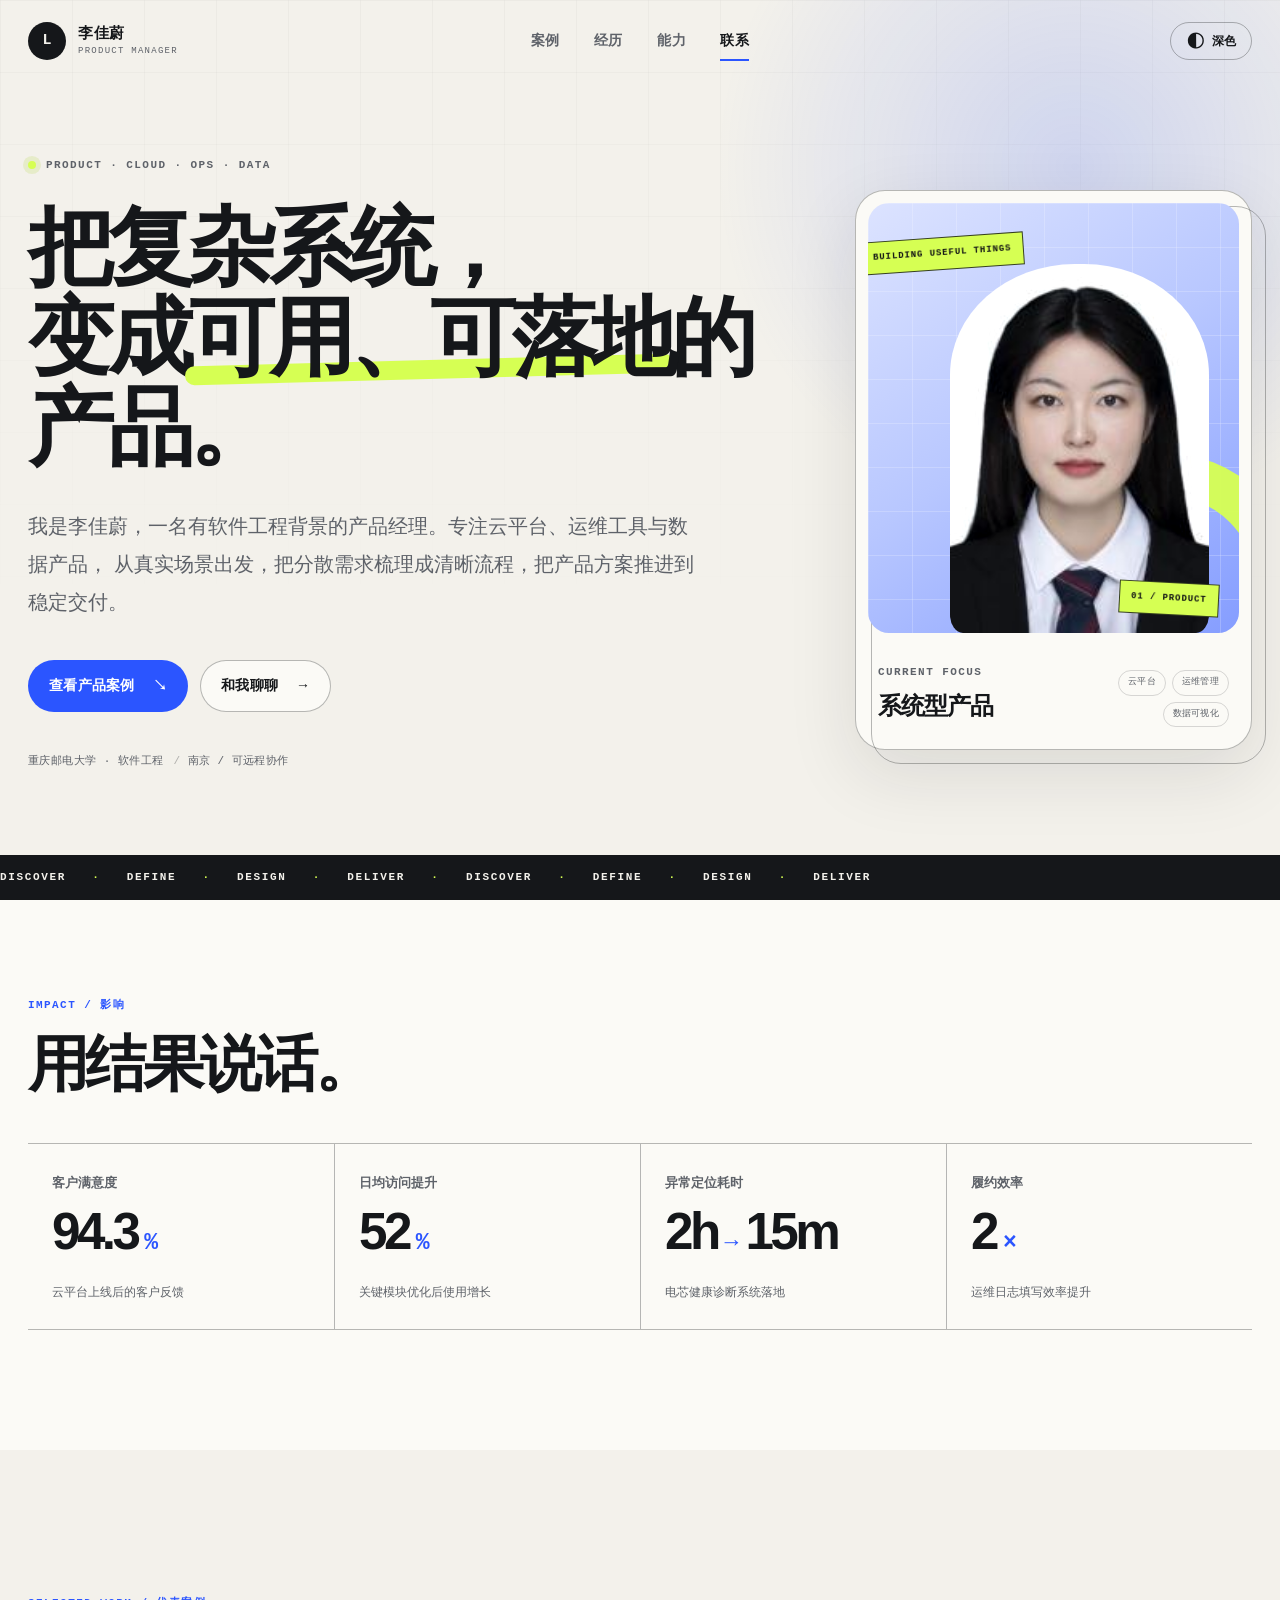
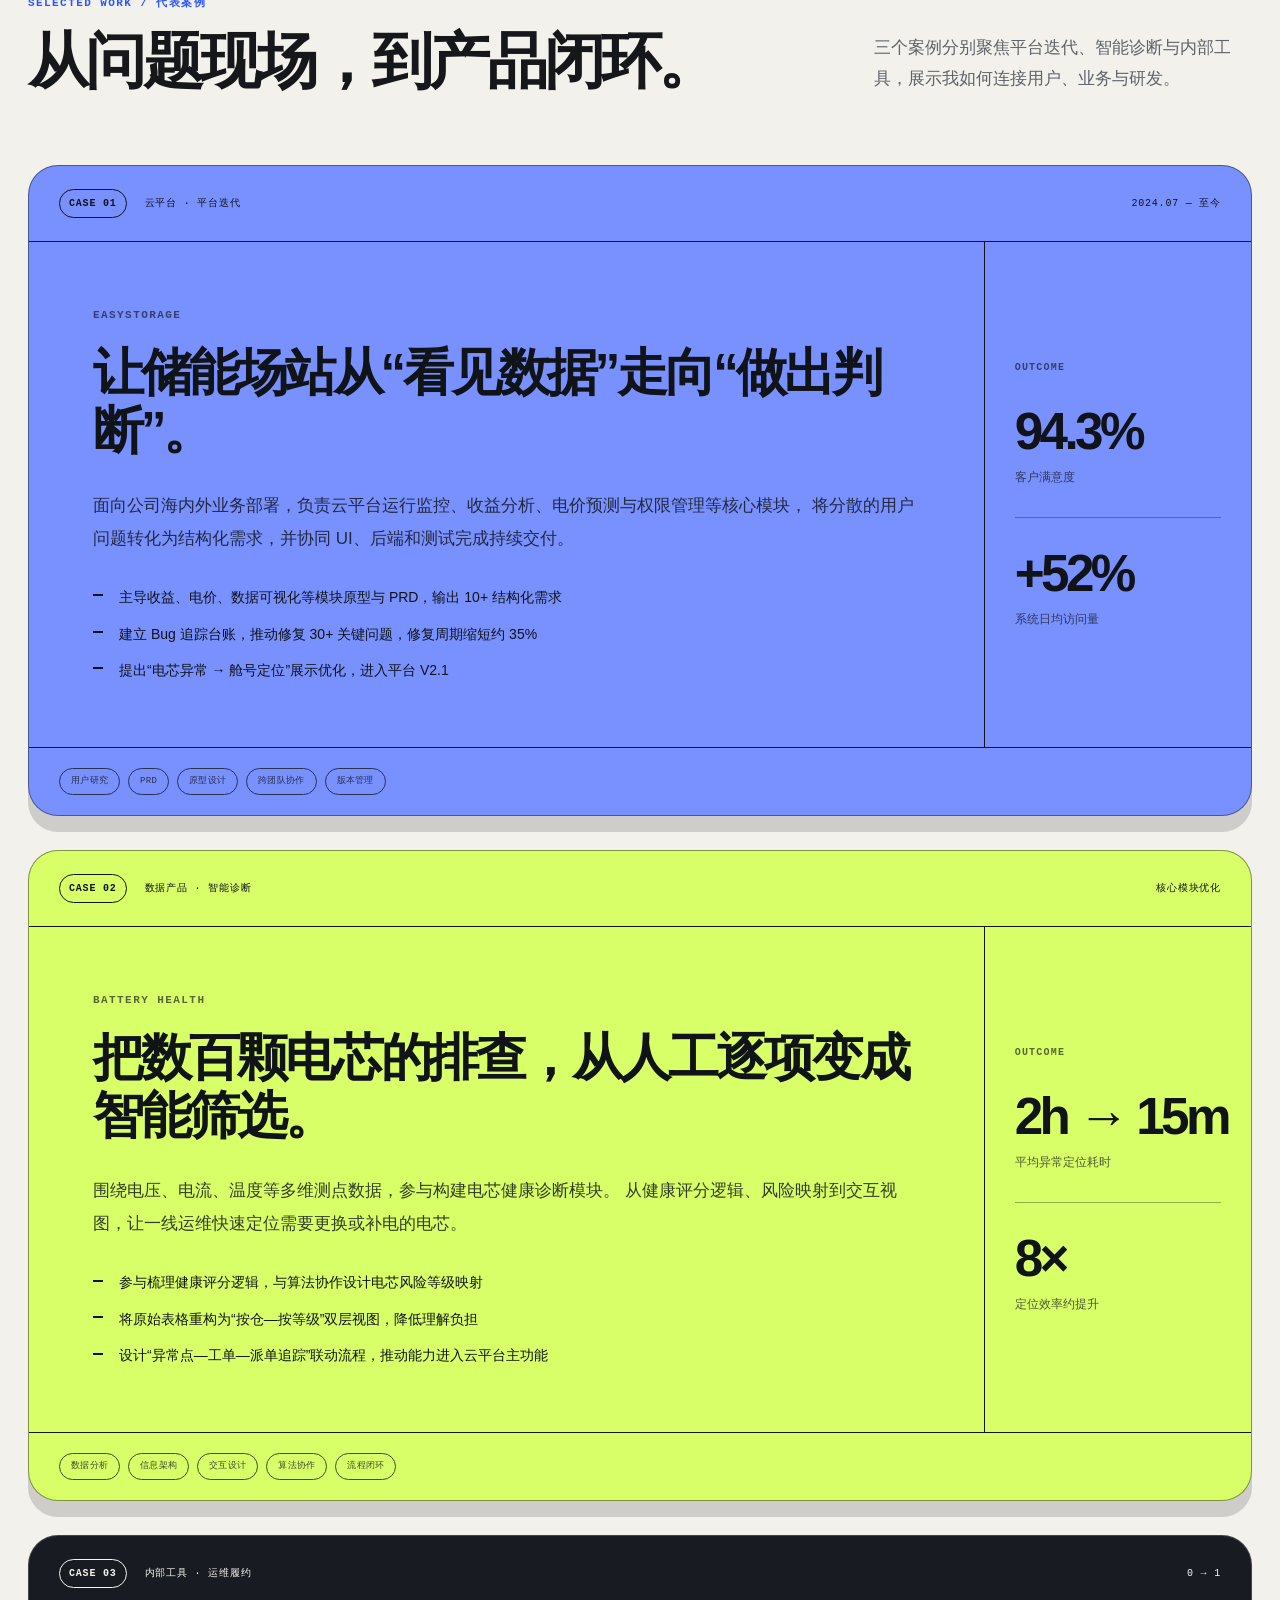
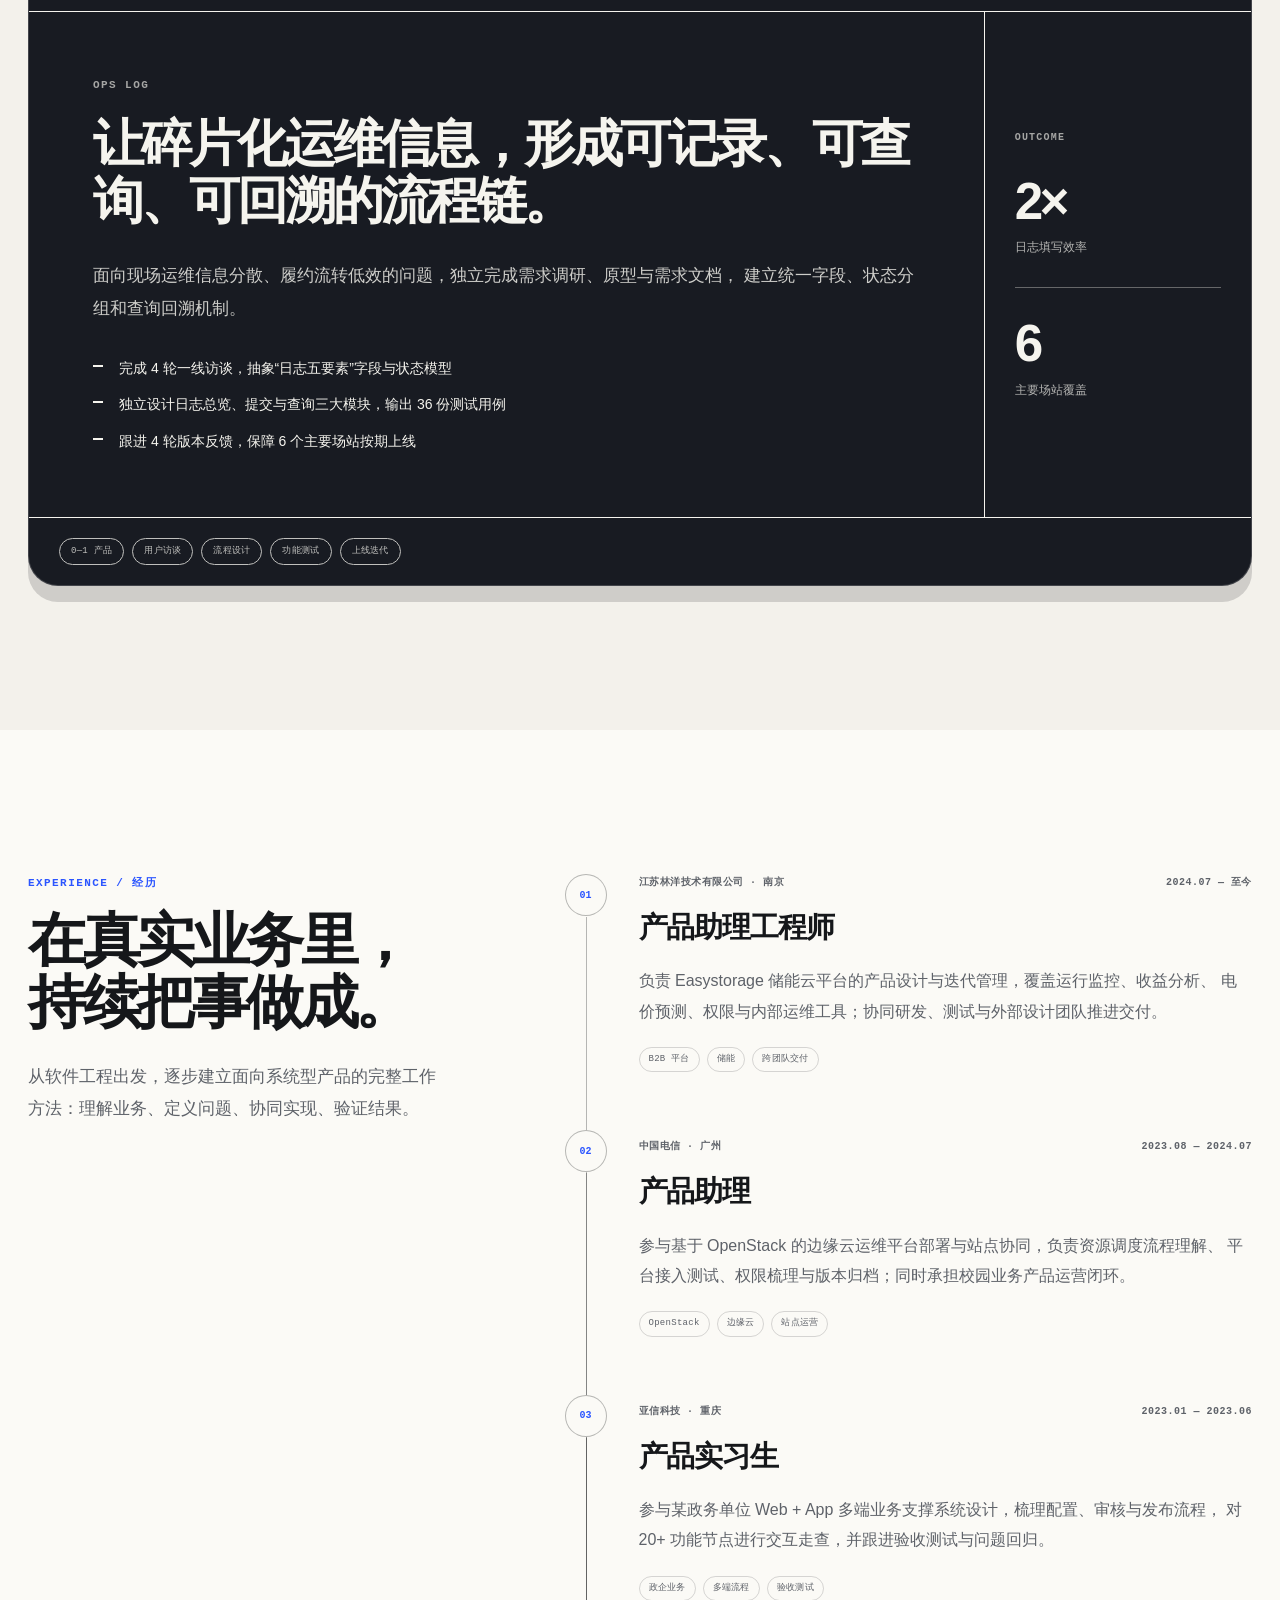
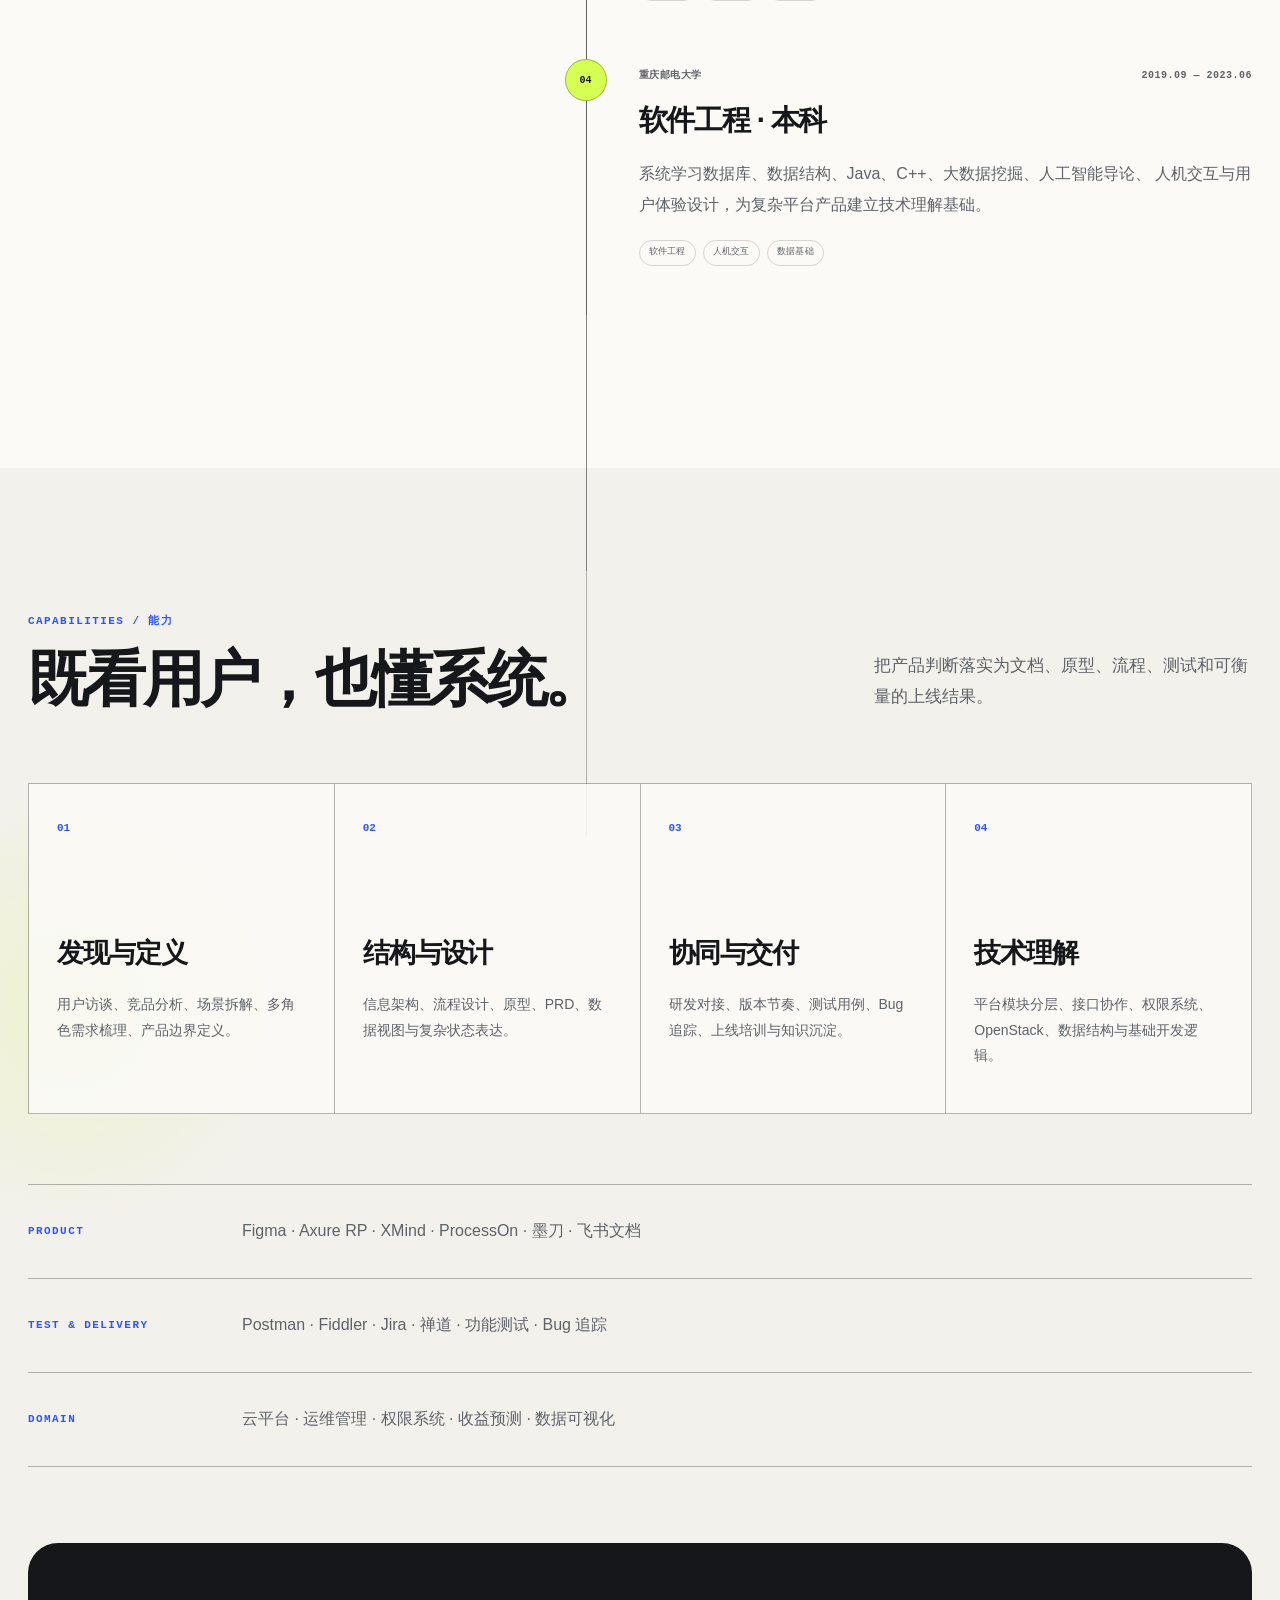
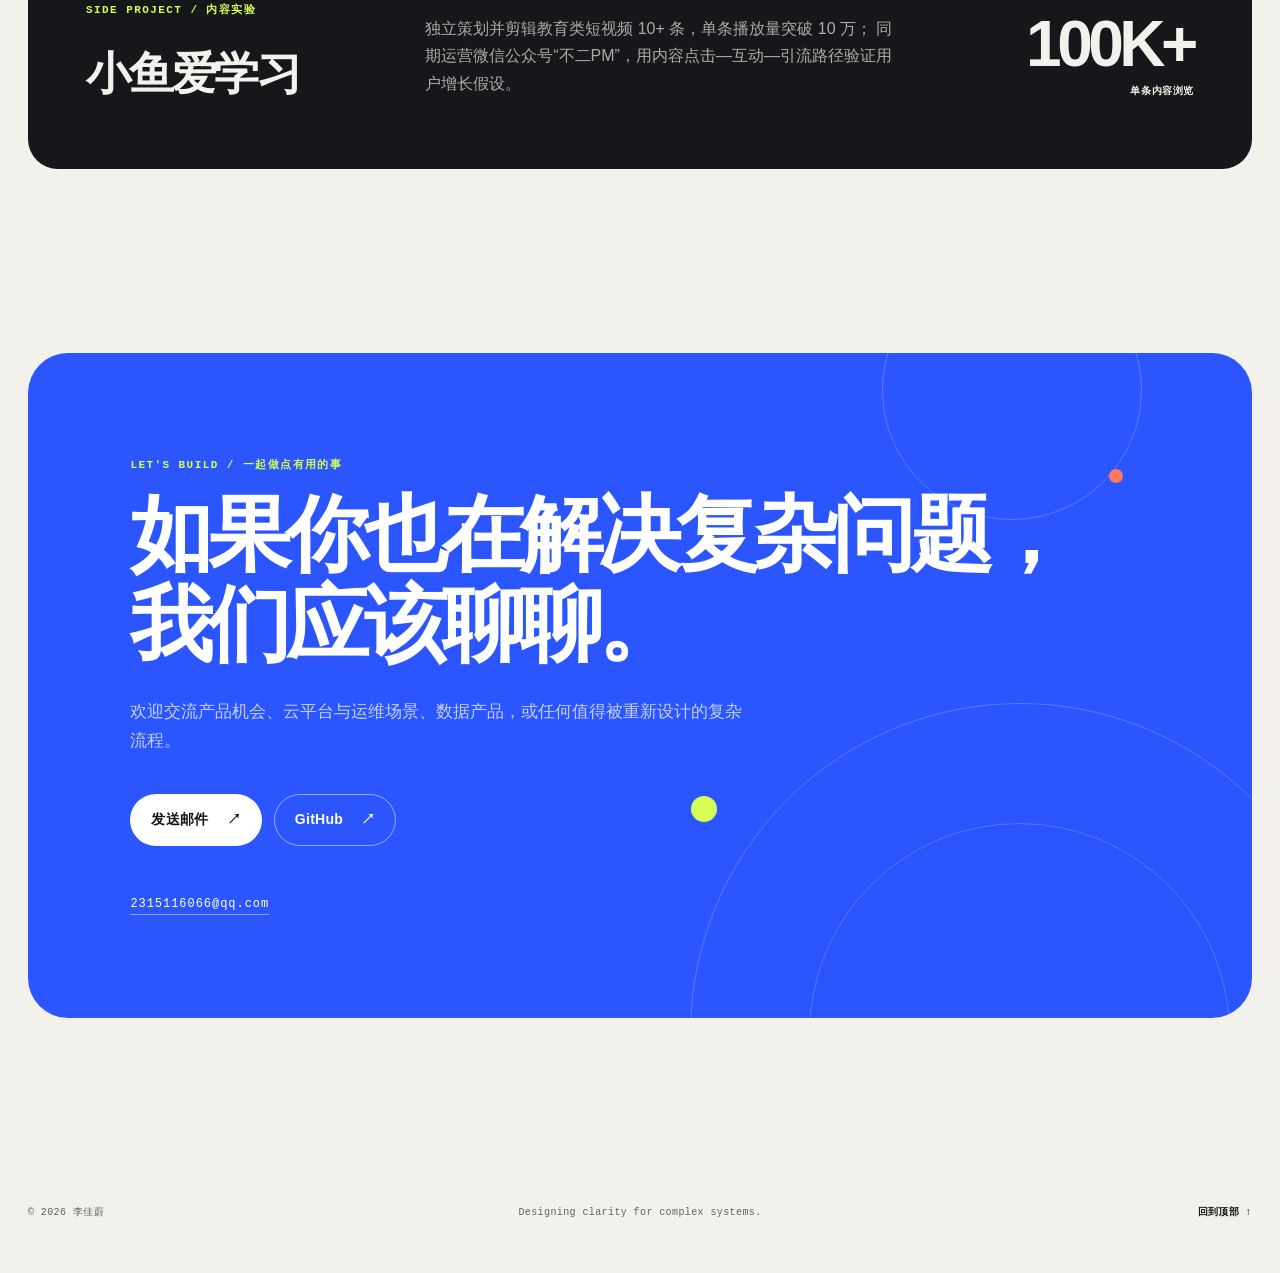
<file: index.html>
<!doctype html>
<html lang="zh-CN" data-theme="light">
  <head>
    <meta charset="utf-8" />
    <meta name="viewport" content="width=device-width, initial-scale=1" />
    <meta name="color-scheme" content="light dark" />
    <meta name="theme-color" content="#f3f1eb" />

    <title>李佳蔚｜产品经理 · 系统产品与云平台</title>
    <meta
      name="description"
      content="李佳蔚的产品作品集：软件工程背景，聚焦云平台、运维工具与数据产品，把复杂系统转化为清晰、可用、可落地的产品。"
    />
    <meta name="author" content="李佳蔚" />
    <link rel="canonical" href="https://jiayu666ww-ops.github.io/" />
    <link rel="icon" href="avatar.jpg" type="image/jpeg" />

    <meta property="og:type" content="website" />
    <meta property="og:locale" content="zh_CN" />
    <meta property="og:title" content="李佳蔚｜产品经理" />
    <meta
      property="og:description"
      content="把复杂系统，变成可用、可落地的产品。"
    />
    <meta property="og:url" content="https://jiayu666ww-ops.github.io/" />
    <meta
      property="og:image"
      content="https://jiayu666ww-ops.github.io/og.png"
    />
    <meta property="og:image:alt" content="李佳蔚产品经理个人作品集封面" />
    <meta name="twitter:card" content="summary_large_image" />

    <script>
      try {
        const savedTheme = localStorage.getItem("portfolio-theme");
        const prefersDark = window.matchMedia("(prefers-color-scheme: dark)").matches;
        document.documentElement.dataset.theme = savedTheme || (prefersDark ? "dark" : "light");
      } catch (_) {}
    </script>
    <link rel="stylesheet" href="styles.css" />

    <script type="application/ld+json">
      {
        "@context": "https://schema.org",
        "@type": "Person",
        "name": "李佳蔚",
        "alternateName": "Jiayu Li",
        "jobTitle": "产品经理",
        "url": "https://jiayu666ww-ops.github.io/",
        "image": "https://jiayu666ww-ops.github.io/avatar.jpg",
        "email": "mailto:2315116066@qq.com",
        "sameAs": ["https://github.com/jiayu666ww-ops"],
        "alumniOf": {
          "@type": "CollegeOrUniversity",
          "name": "重庆邮电大学"
        },
        "knowsAbout": [
          "产品设计",
          "云平台",
          "运维工具",
          "数据分析",
          "用户体验",
          "项目管理"
        ]
      }
    </script>
  </head>

  <body>
    <a class="skip-link" href="#main">跳到主要内容</a>

    <header class="site-header" data-header>
      <div class="shell nav-wrap">
        <a class="brand" href="#top" aria-label="返回首页">
          <span class="brand-mark" aria-hidden="true">L</span>
          <span class="brand-copy">
            <strong>李佳蔚</strong>
            <small>PRODUCT MANAGER</small>
          </span>
        </a>

        <button
          class="menu-toggle"
          type="button"
          aria-label="打开导航"
          aria-expanded="false"
          aria-controls="primary-nav"
          data-menu-toggle
        >
          <span></span><span></span>
        </button>

        <nav class="primary-nav" id="primary-nav" aria-label="主要导航" data-nav>
          <a href="#work">案例</a>
          <a href="#experience">经历</a>
          <a href="#capabilities">能力</a>
          <a href="#contact">联系</a>
        </nav>

        <button class="theme-toggle" type="button" aria-label="切换深浅主题" data-theme-toggle>
          <span class="theme-glyph" aria-hidden="true">◐</span>
          <span data-theme-label>深色</span>
        </button>
      </div>
    </header>

    <main id="main">
      <section class="hero" id="top" aria-labelledby="hero-title">
        <div class="hero-grid shell">
          <div class="hero-copy" data-reveal>
            <div class="eyebrow">
              <span class="status-dot" aria-hidden="true"></span>
              PRODUCT · CLOUD · OPS · DATA
            </div>
            <h1 id="hero-title">
              把复杂系统，<br />
              变成<span class="highlight">可用、可落地</span>的产品。
            </h1>
            <p class="hero-lede">
              我是李佳蔚，一名有软件工程背景的产品经理。专注云平台、运维工具与数据产品，
              从真实场景出发，把分散需求梳理成清晰流程，把产品方案推进到稳定交付。
            </p>
            <div class="hero-actions">
              <a class="button button-primary" href="#work">
                查看产品案例
                <span aria-hidden="true">↘</span>
              </a>
              <a class="button button-ghost" href="mailto:2315116066@qq.com">
                和我聊聊
                <span aria-hidden="true">→</span>
              </a>
            </div>
            <div class="hero-meta" aria-label="个人信息">
              <span>重庆邮电大学 · 软件工程</span>
              <span>南京 / 可远程协作</span>
            </div>
          </div>

          <aside class="profile-card" aria-label="李佳蔚个人资料" data-reveal>
            <div class="profile-visual">
              <div class="profile-grid" aria-hidden="true"></div>
              <img
                src="avatar.jpg"
                width="480"
                height="640"
                alt="李佳蔚职业照"
              />
              <div class="floating-label label-top">BUILDING USEFUL THINGS</div>
              <div class="floating-label label-bottom">01 / PRODUCT</div>
            </div>
            <div class="profile-info">
              <div>
                <p class="mono-label">CURRENT FOCUS</p>
                <h2>系统型产品</h2>
              </div>
              <ul class="profile-tags" aria-label="专业领域">
                <li>云平台</li>
                <li>运维管理</li>
                <li>数据可视化</li>
              </ul>
            </div>
          </aside>
        </div>

        <div class="hero-marquee" aria-hidden="true">
          <div>
            DISCOVER <span>·</span> DEFINE <span>·</span> DESIGN <span>·</span> DELIVER
            <span>·</span> DISCOVER <span>·</span> DEFINE <span>·</span> DESIGN
            <span>·</span> DELIVER
          </div>
        </div>
      </section>

      <section class="proof" aria-labelledby="proof-title">
        <div class="shell">
          <div class="section-intro compact" data-reveal>
            <p class="section-kicker">IMPACT / 影响</p>
            <h2 id="proof-title">用结果说话。</h2>
          </div>
          <dl class="metric-grid">
            <div class="metric" data-reveal>
              <dt>客户满意度</dt>
              <dd><strong>94.3</strong><span>%</span></dd>
              <p>云平台上线后的客户反馈</p>
            </div>
            <div class="metric" data-reveal>
              <dt>日均访问提升</dt>
              <dd><strong>52</strong><span>%</span></dd>
              <p>关键模块优化后使用增长</p>
            </div>
            <div class="metric" data-reveal>
              <dt>异常定位耗时</dt>
              <dd><strong>2h</strong><span>→</span><strong>15m</strong></dd>
              <p>电芯健康诊断系统落地</p>
            </div>
            <div class="metric" data-reveal>
              <dt>履约效率</dt>
              <dd><strong>2</strong><span>×</span></dd>
              <p>运维日志填写效率提升</p>
            </div>
          </dl>
        </div>
      </section>

      <section class="work section" id="work" aria-labelledby="work-title">
        <div class="shell">
          <div class="section-intro" data-reveal>
            <p class="section-kicker">SELECTED WORK / 代表案例</p>
            <div class="section-heading-row">
              <h2 id="work-title">从问题现场，到产品闭环。</h2>
              <p>
                三个案例分别聚焦平台迭代、智能诊断与内部工具，展示我如何连接用户、业务与研发。
              </p>
            </div>
          </div>

          <article class="case-card case-blue" data-reveal>
            <header class="case-head">
              <div>
                <span class="case-index">CASE 01</span>
                <span class="case-type">云平台 · 平台迭代</span>
              </div>
              <p class="case-time">2024.07 — 至今</p>
            </header>
            <div class="case-body">
              <div class="case-main">
                <p class="mono-label">EASYSTORAGE</p>
                <h3>让储能场站从“看见数据”走向“做出判断”。</h3>
                <p class="case-summary">
                  面向公司海内外业务部署，负责云平台运行监控、收益分析、电价预测与权限管理等核心模块，
                  将分散的用户问题转化为结构化需求，并协同 UI、后端和测试完成持续交付。
                </p>
                <ul class="case-points">
                  <li>主导收益、电价、数据可视化等模块原型与 PRD，输出 10+ 结构化需求</li>
                  <li>建立 Bug 追踪台账，推动修复 30+ 关键问题，修复周期缩短约 35%</li>
                  <li>提出“电芯异常 → 舱号定位”展示优化，进入平台 V2.1</li>
                </ul>
              </div>
              <aside class="case-outcome">
                <span>OUTCOME</span>
                <strong>94.3%</strong>
                <p>客户满意度</p>
                <div class="outcome-rule"></div>
                <strong>+52%</strong>
                <p>系统日均访问量</p>
              </aside>
            </div>
            <footer class="case-footer">
              <span>用户研究</span><span>PRD</span><span>原型设计</span><span>跨团队协作</span><span>版本管理</span>
            </footer>
          </article>

          <article class="case-card case-acid" data-reveal>
            <header class="case-head">
              <div>
                <span class="case-index">CASE 02</span>
                <span class="case-type">数据产品 · 智能诊断</span>
              </div>
              <p class="case-time">核心模块优化</p>
            </header>
            <div class="case-body">
              <div class="case-main">
                <p class="mono-label">BATTERY HEALTH</p>
                <h3>把数百颗电芯的排查，从人工逐项变成智能筛选。</h3>
                <p class="case-summary">
                  围绕电压、电流、温度等多维测点数据，参与构建电芯健康诊断模块。
                  从健康评分逻辑、风险映射到交互视图，让一线运维快速定位需要更换或补电的电芯。
                </p>
                <ul class="case-points">
                  <li>参与梳理健康评分逻辑，与算法协作设计电芯风险等级映射</li>
                  <li>将原始表格重构为“按仓—按等级”双层视图，降低理解负担</li>
                  <li>设计“异常点—工单—派单追踪”联动流程，推动能力进入云平台主功能</li>
                </ul>
              </div>
              <aside class="case-outcome">
                <span>OUTCOME</span>
                <strong>2h → 15m</strong>
                <p>平均异常定位耗时</p>
                <div class="outcome-rule"></div>
                <strong>8×</strong>
                <p>定位效率约提升</p>
              </aside>
            </div>
            <footer class="case-footer">
              <span>数据分析</span><span>信息架构</span><span>交互设计</span><span>算法协作</span><span>流程闭环</span>
            </footer>
          </article>

          <article class="case-card case-ink" data-reveal>
            <header class="case-head">
              <div>
                <span class="case-index">CASE 03</span>
                <span class="case-type">内部工具 · 运维履约</span>
              </div>
              <p class="case-time">0 → 1</p>
            </header>
            <div class="case-body">
              <div class="case-main">
                <p class="mono-label">OPS LOG</p>
                <h3>让碎片化运维信息，形成可记录、可查询、可回溯的流程链。</h3>
                <p class="case-summary">
                  面向现场运维信息分散、履约流转低效的问题，独立完成需求调研、原型与需求文档，
                  建立统一字段、状态分组和查询回溯机制。
                </p>
                <ul class="case-points">
                  <li>完成 4 轮一线访谈，抽象“日志五要素”字段与状态模型</li>
                  <li>独立设计日志总览、提交与查询三大模块，输出 36 份测试用例</li>
                  <li>跟进 4 轮版本反馈，保障 6 个主要场站按期上线</li>
                </ul>
              </div>
              <aside class="case-outcome">
                <span>OUTCOME</span>
                <strong>2×</strong>
                <p>日志填写效率</p>
                <div class="outcome-rule"></div>
                <strong>6</strong>
                <p>主要场站覆盖</p>
              </aside>
            </div>
            <footer class="case-footer">
              <span>0—1 产品</span><span>用户访谈</span><span>流程设计</span><span>功能测试</span><span>上线迭代</span>
            </footer>
          </article>
        </div>
      </section>

      <section class="experience section" id="experience" aria-labelledby="experience-title">
        <div class="shell experience-layout">
          <div class="section-intro sticky-intro" data-reveal>
            <p class="section-kicker">EXPERIENCE / 经历</p>
            <h2 id="experience-title">在真实业务里，持续把事做成。</h2>
            <p>
              从软件工程出发，逐步建立面向系统型产品的完整工作方法：理解业务、定义问题、协同实现、验证结果。
            </p>
          </div>

          <ol class="timeline">
            <li class="timeline-item" data-reveal>
              <div class="timeline-marker" aria-hidden="true">01</div>
              <div class="timeline-card">
                <div class="timeline-topline">
                  <p>江苏林洋技术有限公司 · 南京</p>
                  <time>2024.07 — 至今</time>
                </div>
                <h3>产品助理工程师</h3>
                <p>
                  负责 Easystorage 储能云平台的产品设计与迭代管理，覆盖运行监控、收益分析、
                  电价预测、权限与内部运维工具；协同研发、测试与外部设计团队推进交付。
                </p>
                <div class="timeline-tags"><span>B2B 平台</span><span>储能</span><span>跨团队交付</span></div>
              </div>
            </li>
            <li class="timeline-item" data-reveal>
              <div class="timeline-marker" aria-hidden="true">02</div>
              <div class="timeline-card">
                <div class="timeline-topline">
                  <p>中国电信 · 广州</p>
                  <time>2023.08 — 2024.07</time>
                </div>
                <h3>产品助理</h3>
                <p>
                  参与基于 OpenStack 的边缘云运维平台部署与站点协同，负责资源调度流程理解、
                  平台接入测试、权限梳理与版本归档；同时承担校园业务产品运营闭环。
                </p>
                <div class="timeline-tags"><span>OpenStack</span><span>边缘云</span><span>站点运营</span></div>
              </div>
            </li>
            <li class="timeline-item" data-reveal>
              <div class="timeline-marker" aria-hidden="true">03</div>
              <div class="timeline-card">
                <div class="timeline-topline">
                  <p>亚信科技 · 重庆</p>
                  <time>2023.01 — 2023.06</time>
                </div>
                <h3>产品实习生</h3>
                <p>
                  参与某政务单位 Web + App 多端业务支撑系统设计，梳理配置、审核与发布流程，
                  对 20+ 功能节点进行交互走查，并跟进验收测试与问题回归。
                </p>
                <div class="timeline-tags"><span>政企业务</span><span>多端流程</span><span>验收测试</span></div>
              </div>
            </li>
            <li class="timeline-item education-item" data-reveal>
              <div class="timeline-marker" aria-hidden="true">04</div>
              <div class="timeline-card">
                <div class="timeline-topline">
                  <p>重庆邮电大学</p>
                  <time>2019.09 — 2023.06</time>
                </div>
                <h3>软件工程 · 本科</h3>
                <p>
                  系统学习数据库、数据结构、Java、C++、大数据挖掘、人工智能导论、
                  人机交互与用户体验设计，为复杂平台产品建立技术理解基础。
                </p>
                <div class="timeline-tags"><span>软件工程</span><span>人机交互</span><span>数据基础</span></div>
              </div>
            </li>
          </ol>
        </div>
      </section>

      <section class="capabilities section" id="capabilities" aria-labelledby="capabilities-title">
        <div class="shell">
          <div class="section-intro" data-reveal>
            <p class="section-kicker">CAPABILITIES / 能力</p>
            <div class="section-heading-row">
              <h2 id="capabilities-title">既看用户，也懂系统。</h2>
              <p>把产品判断落实为文档、原型、流程、测试和可衡量的上线结果。</p>
            </div>
          </div>

          <div class="capability-grid">
            <article class="capability-card" data-reveal>
              <span class="capability-number">01</span>
              <h3>发现与定义</h3>
              <p>用户访谈、竞品分析、场景拆解、多角色需求梳理、产品边界定义。</p>
            </article>
            <article class="capability-card" data-reveal>
              <span class="capability-number">02</span>
              <h3>结构与设计</h3>
              <p>信息架构、流程设计、原型、PRD、数据视图与复杂状态表达。</p>
            </article>
            <article class="capability-card" data-reveal>
              <span class="capability-number">03</span>
              <h3>协同与交付</h3>
              <p>研发对接、版本节奏、测试用例、Bug 追踪、上线培训与知识沉淀。</p>
            </article>
            <article class="capability-card" data-reveal>
              <span class="capability-number">04</span>
              <h3>技术理解</h3>
              <p>平台模块分层、接口协作、权限系统、OpenStack、数据结构与基础开发逻辑。</p>
            </article>
          </div>

          <div class="tool-stack" data-reveal>
            <div>
              <p class="mono-label">PRODUCT</p>
              <p>Figma · Axure RP · XMind · ProcessOn · 墨刀 · 飞书文档</p>
            </div>
            <div>
              <p class="mono-label">TEST & DELIVERY</p>
              <p>Postman · Fiddler · Jira · 禅道 · 功能测试 · Bug 追踪</p>
            </div>
            <div>
              <p class="mono-label">DOMAIN</p>
              <p>云平台 · 运维管理 · 权限系统 · 收益预测 · 数据可视化</p>
            </div>
          </div>

          <aside class="side-project" data-reveal>
            <div>
              <p class="section-kicker">SIDE PROJECT / 内容实验</p>
              <h3>小鱼爱学习</h3>
            </div>
            <p>
              独立策划并剪辑教育类短视频 10+ 条，单条播放量突破 10 万；
              同期运营微信公众号“不二PM”，用内容点击—互动—引流路径验证用户增长假设。
            </p>
            <strong>100K+ <span>单条内容浏览</span></strong>
          </aside>
        </div>
      </section>

      <section class="contact section" id="contact" aria-labelledby="contact-title">
        <div class="shell contact-panel" data-reveal>
          <div class="contact-orbit orbit-one" aria-hidden="true"></div>
          <div class="contact-orbit orbit-two" aria-hidden="true"></div>
          <p class="section-kicker">LET'S BUILD / 一起做点有用的事</p>
          <h2 id="contact-title">如果你也在解决复杂问题，<br />我们应该聊聊。</h2>
          <p>
            欢迎交流产品机会、云平台与运维场景、数据产品，或任何值得被重新设计的复杂流程。
          </p>
          <div class="contact-actions">
            <a class="button button-light" href="mailto:2315116066@qq.com">
              发送邮件 <span aria-hidden="true">↗</span>
            </a>
            <a
              class="button button-outline-light"
              href="https://github.com/jiayu666ww-ops"
              target="_blank"
              rel="noreferrer"
            >
              GitHub <span aria-hidden="true">↗</span>
            </a>
          </div>
          <a class="contact-email" href="mailto:2315116066@qq.com">2315116066@qq.com</a>
        </div>
      </section>
    </main>

    <footer class="site-footer">
      <div class="shell footer-grid">
        <p>© <span data-year>2026</span> 李佳蔚</p>
        <p>Designing clarity for complex systems.</p>
        <a href="#top">回到顶部 ↑</a>
      </div>
    </footer>

    <script src="script.js" defer></script>
  </body>
</html>
</file>
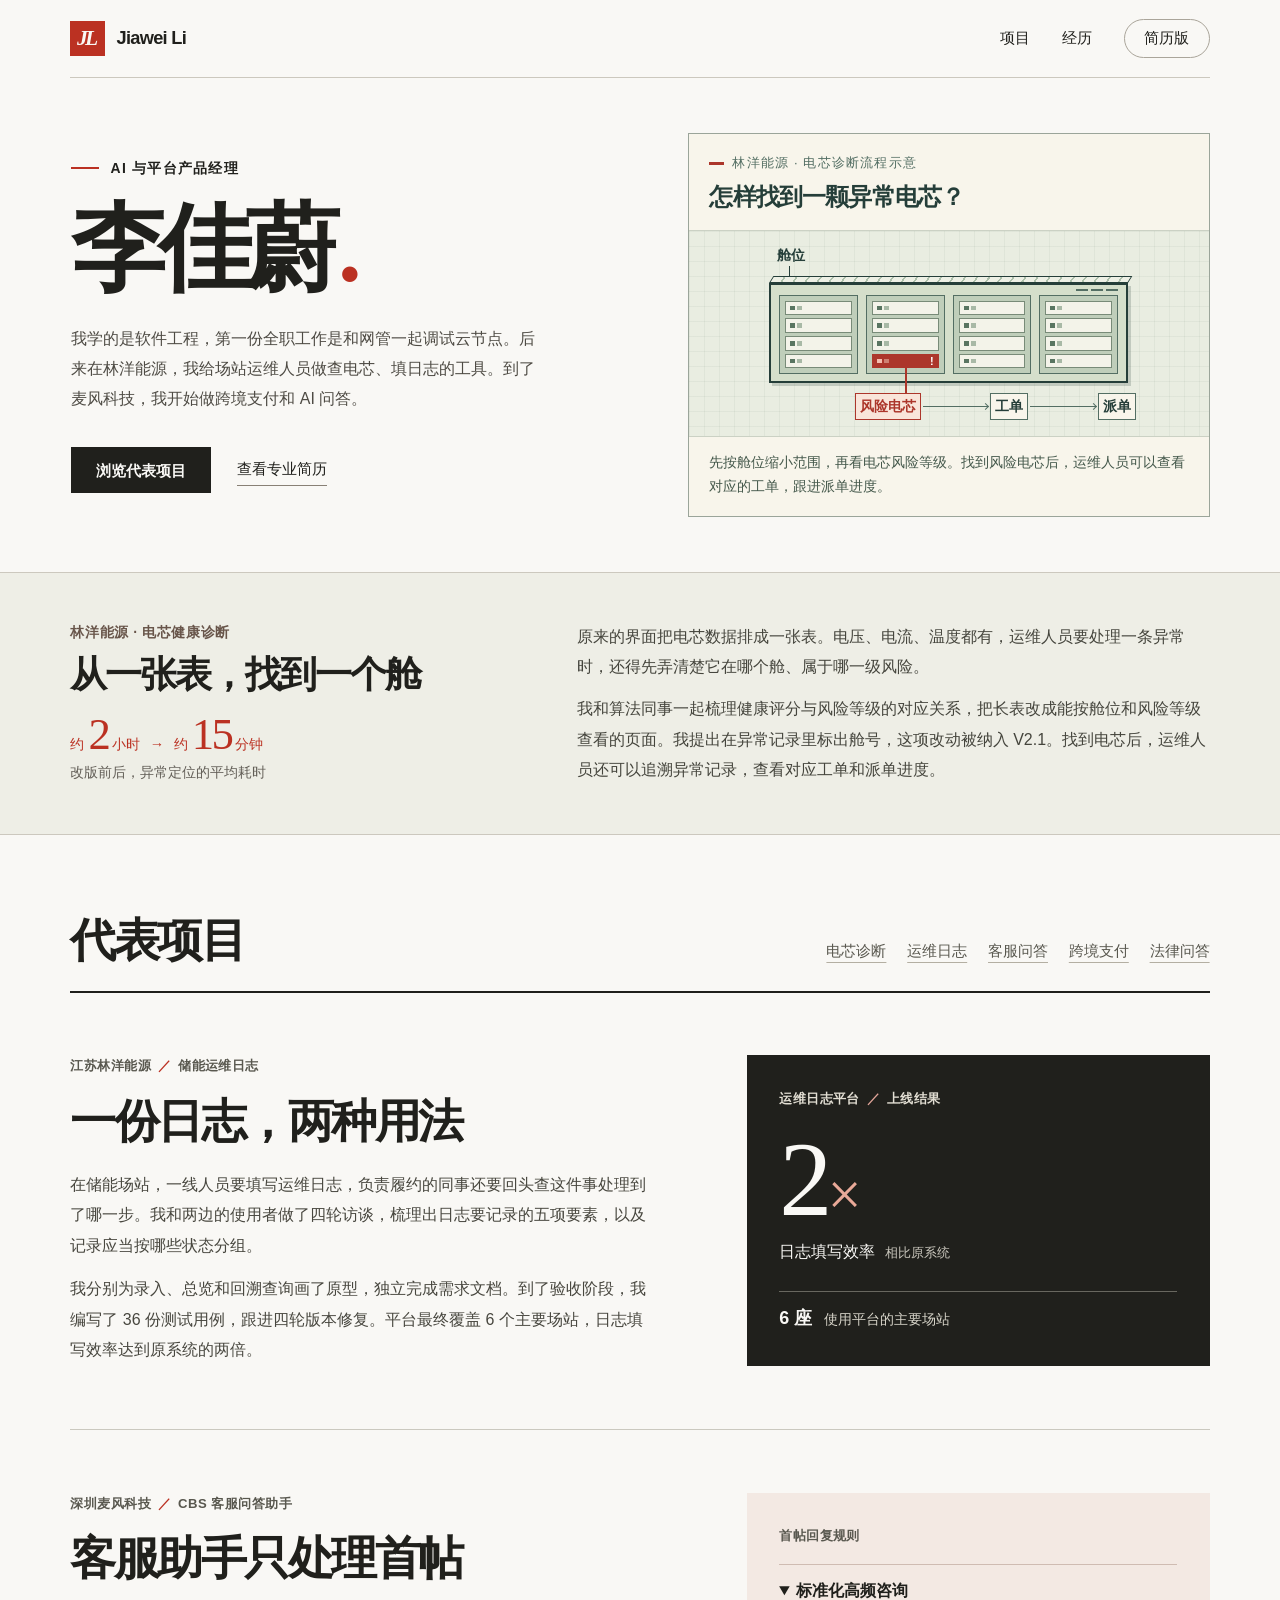
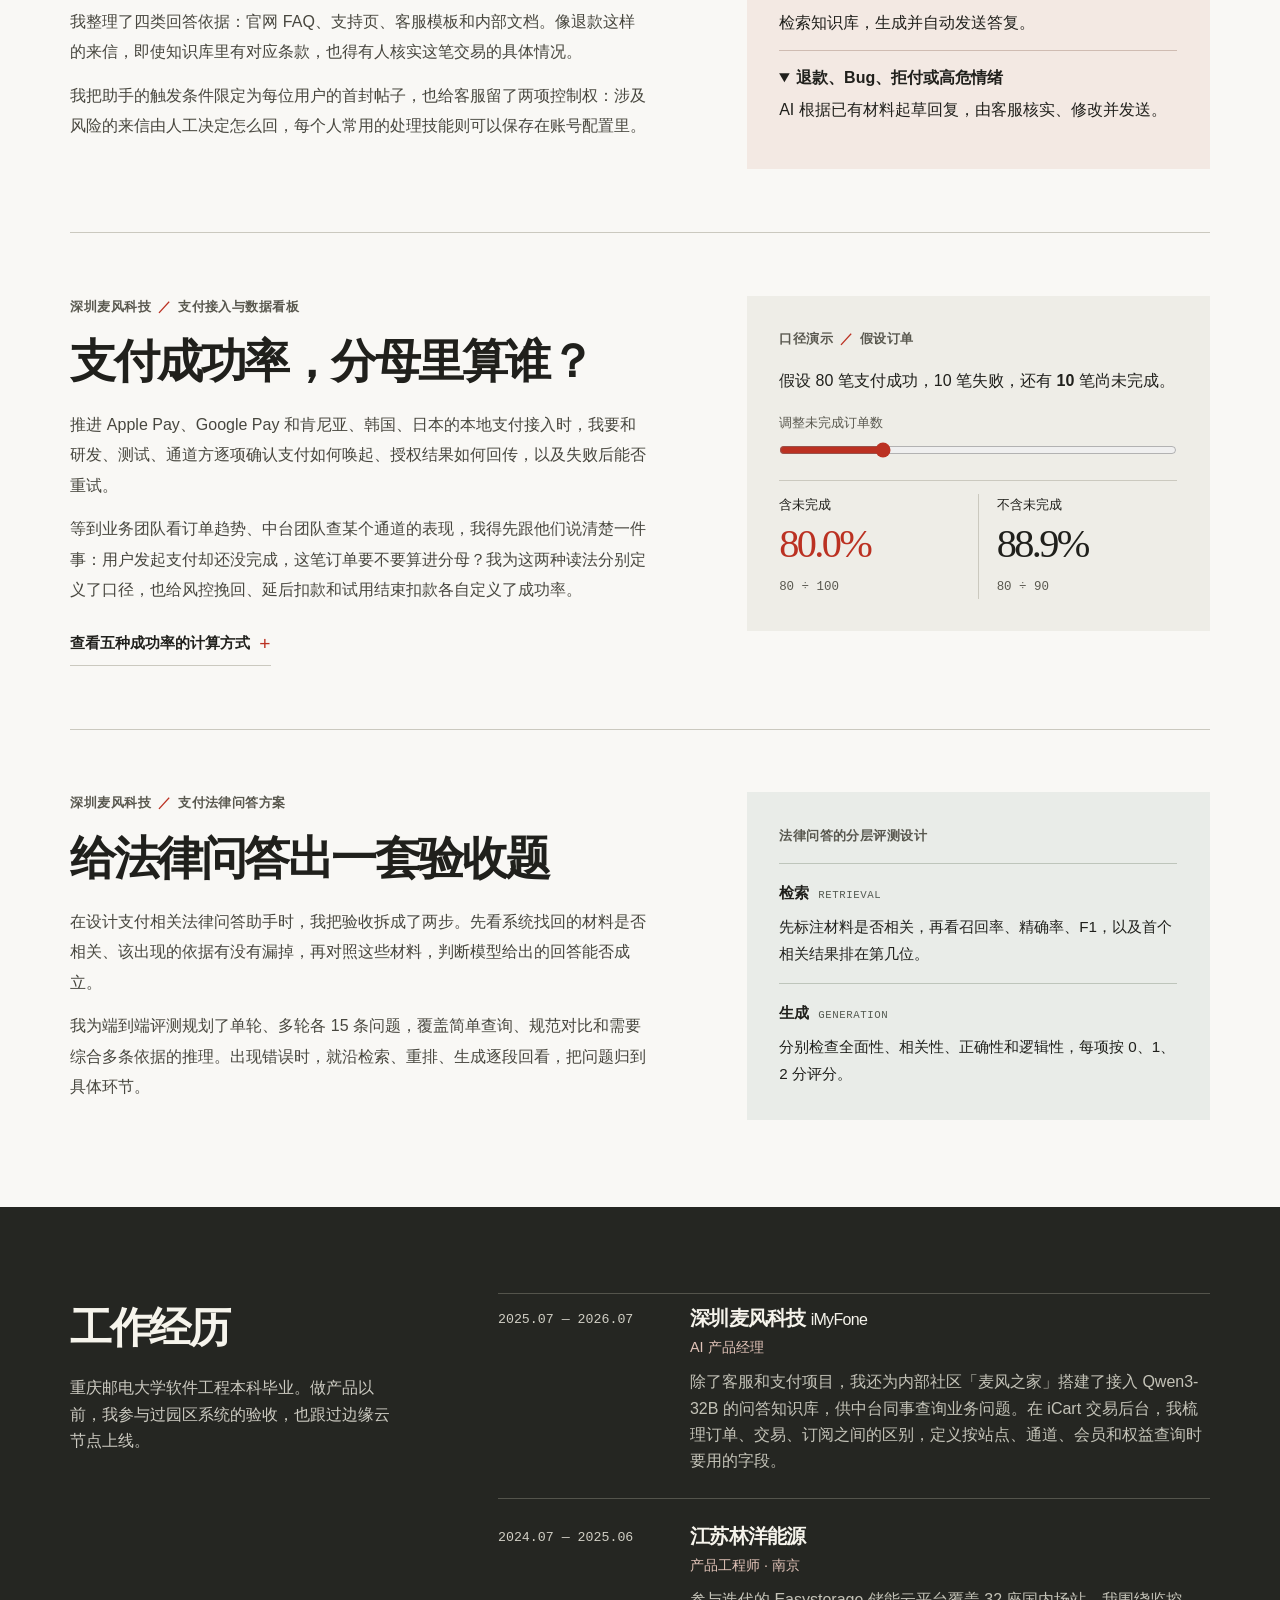
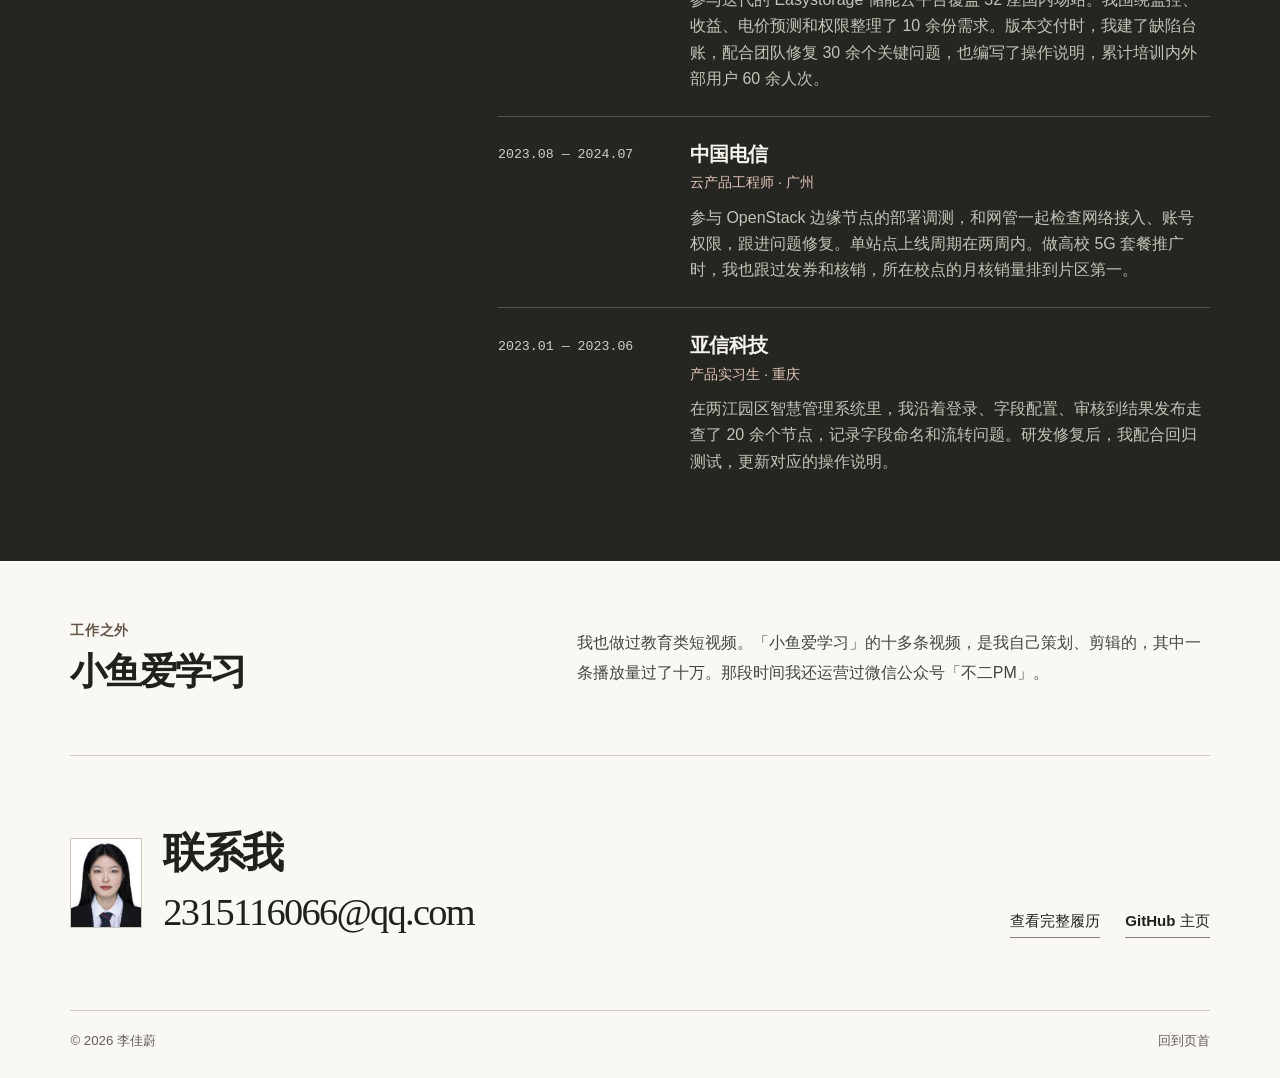
<file: portfolio/index.html>
<!doctype html>
<html lang="zh-CN">
<head>
  <meta charset="utf-8">
  <meta name="viewport" content="width=device-width, initial-scale=1">
  <meta name="theme-color" content="#f9f8f5">
  <meta name="description" content="李佳蔚的产品作品集。记录电芯诊断、运维日志、客服助手、跨境支付和法律问答评测五个项目。">
  <meta property="og:title" content="李佳蔚 · 产品作品集">
  <meta property="og:description" content="从储能舱里的异常电芯，到客服首帖的人工接管，读我的五个项目。">
  <meta property="og:image" content="https://jiayu666ww-ops.github.io/portfolio/assets/diagnosis-preview.png">
  <title>李佳蔚 · AI 与平台产品作品集</title>
  <link rel="icon" href="assets/mark.svg" type="image/svg+xml">
  <link rel="stylesheet" href="assets/site.css?v=9c820e727">
  <link rel="stylesheet" href="assets/cases.css?v=578bf59bd">
  <link rel="stylesheet" href="assets/diagnosis.css?v=d92cb6b63">
  <script src="assets/cases.js?v=93f8d130c" defer></script>
</head>
<body id="top">
  <a href="#main" class="skip">跳到正文</a>
  <header class="mast wrap">
    <a href="#top" class="wordmark" aria-label="李佳蔚，回到页首"><span class="mark" aria-hidden="true">JL</span><span>Jiawei Li</span></a>
    <nav aria-label="主导航"><a href="#work">项目</a><a href="#experience">经历</a><a href="professional/index.html" class="cv-link">简历版</a></nav>
  </header>
  <main id="main">
    <section class="hero wrap" aria-labelledby="name">
      <div class="hero-text">
        <p class="role"><span class="stroke" aria-hidden="true"></span>AI 与平台产品经理</p>
        <h1 id="name">李佳蔚<span class="period" aria-hidden="true">.</span></h1>

        <p class="intro lead-bio">我学的是软件工程，第一份全职工作是和网管一起调试云节点。后来在林洋能源，我给场站运维人员做查电芯、填日志的工具。到了麦风科技，我开始做跨境支付和 AI 问答。</p>
        <div class="hero-actions"><a href="#work" class="button primary">浏览代表项目</a><a href="professional/index.html" class="text-link">查看专业简历</a></div>
      </div>
<figure class="diagnosis-plate" aria-labelledby="diagnosis-title" aria-describedby="diagnosis-caption">
  <header class="diagnosis-head">
    <span class="diagnosis-type">林洋能源 · 电芯诊断流程示意</span>
    <h2 id="diagnosis-title">怎样找到一颗异常电芯？</h2>
  </header>
  <div class="diagnosis-drawing" role="img" aria-label="按舱位查看电芯，第二列底部带感叹号的电芯表示风险；风险记录关联工单，可继续查看派单进度。">
    <div class="diagnosis-canvas" aria-hidden="true">
      <div class="diagnosis-annotation">舱位</div>
      <div class="diagnosis-housing">
        <div class="diagnosis-roof"></div>
        <div class="diagnosis-service"><i></i><i></i><i></i></div>
        <div class="diagnosis-racks">
          <div class="diagnosis-rack"><i></i><i></i><i></i><i></i></div>
          <div class="diagnosis-rack"><i></i><i></i><i></i><i class="diagnosis-fault"><b>!</b></i></div>
          <div class="diagnosis-rack"><i></i><i></i><i></i><i></i></div>
          <div class="diagnosis-rack"><i></i><i></i><i></i><i></i></div>
        </div>
      </div>
      <div class="diagnosis-flow">
        <strong class="diagnosis-risk">风险电芯</strong><i></i><span>工单</span><i></i><span>派单</span>
      </div>
    </div>
  </div>
  <figcaption id="diagnosis-caption">先按舱位缩小范围，再看电芯风险等级。找到风险电芯后，运维人员可以查看对应的工单，跟进派单进度。</figcaption>
</figure>
    </section>
    <section class="feature" id="case-energy" aria-labelledby="diagnosis-heading">
      <div class="wrap feature-layout" id="diagnosis-details">
        <div class="feature-head">
          <p class="feature-label">林洋能源 · 电芯健康诊断</p>
          <h2 id="diagnosis-heading">从一张表，找到一个舱</h2>
          <p class="feature-metric">约 <b>2</b> 小时 <span aria-label="缩短到">→</span> 约 <b>15</b> 分钟</p>
          <p class="feature-unit">改版前后，异常定位的平均耗时</p>
        </div>
        <div class="feature-copy">
          <p>原来的界面把电芯数据排成一张表。电压、电流、温度都有，运维人员要处理一条异常时，还得先弄清楚它在哪个舱、属于哪一级风险。</p>
          <p>我和算法同事一起梳理健康评分与风险等级的对应关系，把长表改成能按舱位和风险等级查看的页面。我提出在异常记录里标出舱号，这项改动被纳入 V2.1。找到电芯后，运维人员还可以追溯异常记录，查看对应工单和派单进度。</p>
        </div>
      </div>
    </section>
<section id="work" class="casebook" aria-labelledby="casebook-title">
  <div class="wrap">
    <header class="casebook-header">
      <h2 id="casebook-title">代表项目</h2>
      <nav class="casebook-nav" aria-label="项目目录">
        <a href="#case-energy">电芯诊断</a>
        <a href="#case-log">运维日志</a>
        <a href="#case-ai">客服问答</a>
        <a href="#case-pay">跨境支付</a>
        <a href="#case-law">法律问答</a>
      </nav>
    </header>

    <article class="casebook-story" id="case-log" aria-labelledby="case-log-title">
      <div class="casebook-copy">
        <p class="casebook-meta">江苏林洋能源 <span>／</span> 储能运维日志</p>
        <h3 id="case-log-title">一份日志，两种用法</h3>
        <p>在储能场站，一线人员要填写运维日志，负责履约的同事还要回头查这件事处理到了哪一步。我和两边的使用者做了四轮访谈，梳理出日志要记录的五项要素，以及记录应当按哪些状态分组。</p>
        <p>我分别为录入、总览和回溯查询画了原型，独立完成需求文档。到了验收阶段，我编写了 36 份测试用例，跟进四轮版本修复。平台最终覆盖 6 个主要场站，日志填写效率达到原系统的两倍。</p>
      </div>
      <figure class="casebook-log">
        <figcaption>运维日志平台 <span>／</span> 上线结果</figcaption>
        <p class="casebook-result">2<span>×</span></p>
        <p class="casebook-result-label">日志填写效率<span>相比原系统</span></p>
        <div class="casebook-log-foot"><b>6 座</b><span>使用平台的主要场站</span></div>
      </figure>
    </article>

    <article class="casebook-story" id="case-ai" aria-labelledby="case-ai-title">
      <div class="casebook-copy">
        <p class="casebook-meta">深圳麦风科技 <span>／</span> CBS 客服问答助手</p>
        <h3 id="case-ai-title">客服助手只处理首帖</h3>
        <p>我整理了四类回答依据：官网 FAQ、支持页、客服模板和内部文档。像退款这样的来信，即使知识库里有对应条款，也得有人核实这笔交易的具体情况。</p>
        <p>我把助手的触发条件限定为每位用户的首封帖子，也给客服留了两项控制权：涉及风险的来信由人工决定怎么回，每个人常用的处理技能则可以保存在账号配置里。</p>
      </div>
      <figure class="casebook-routes">
        <figcaption>首帖回复规则</figcaption>
        <details class="route-detail" open><summary>标准化高频咨询</summary><p>检索知识库，生成并自动发送答复。</p></details>
        <details class="route-detail" open><summary>退款、Bug、拒付或高危情绪</summary><p>AI 根据已有材料起草回复，由客服核实、修改并发送。</p></details>
      </figure>
    </article>

    <article class="casebook-story" id="case-pay" aria-labelledby="case-pay-title">
      <div class="casebook-copy">
        <p class="casebook-meta">深圳麦风科技 <span>／</span> 支付接入与数据看板</p>
        <h3 id="case-pay-title">支付成功率，分母里算谁？</h3>
        <p>推进 Apple Pay、Google Pay 和肯尼亚、韩国、日本的本地支付接入时，我要和研发、测试、通道方逐项确认支付如何唤起、授权结果如何回传，以及失败后能否重试。</p>
        <p>等到业务团队看订单趋势、中台团队查某个通道的表现，我得先跟他们说清楚一件事：用户发起支付却还没完成，这笔订单要不要算进分母？我为这两种读法分别定义了口径，也给风控挽回、延后扣款和试用结束扣款各自定义了成功率。</p>
        <details class="casebook-formulas">
          <summary>查看五种成功率的计算方式</summary>
          <dl>
            <div><dt>含未完成的支付成功率</dt><dd>成功订单数 ÷（成功＋失败＋未完成订单数）</dd></div>
            <div><dt>不含未完成的支付成功率</dt><dd>成功订单数 ÷（成功＋失败订单数）</dd></div>
            <div><dt>风控挽回率</dt><dd>挽回成功订单数 ÷（风控拒绝订单数－欺诈订单数）</dd></div>
            <div><dt>延后支付成功率</dt><dd>延后扣款成功数 ÷ 延后应扣款数</dd></div>
            <div><dt>试用结束扣款成功率</dt><dd>试用结束后扣款成功数 ÷ 试用应扣款数</dd></div>
          </dl>
          <p>前两项中的成功订单，均为普通订单、试用订单与订阅订单之和。</p>
        </details>
      </div>
      <figure class="casebook-calculator">
        <figcaption>口径演示 <span>／</span> 假设订单</figcaption>
        <p class="casebook-example">假设 80 笔支付成功，10 笔失败，还有 <b data-unfinished>10</b> 笔尚未完成。</p>
        <div class="casebook-slider" hidden>
          <label for="casebook-unfinished">调整未完成订单数</label>
          <input id="casebook-unfinished" type="range" min="0" max="40" step="1" value="10">
        </div>
        <dl class="casebook-calc-results" aria-live="polite" aria-atomic="true">
          <div><dt>含未完成</dt><dd><strong data-inclusive>80.0%</strong><small data-inclusive-math>80 ÷ 100</small></dd></div>
          <div><dt>不含未完成</dt><dd><strong>88.9%</strong><small>80 ÷ 90</small></dd></div>
        </dl>
      </figure>
    </article>

    <article class="casebook-story" id="case-law" aria-labelledby="case-law-title">
      <div class="casebook-copy">
        <p class="casebook-meta">深圳麦风科技 <span>／</span> 支付法律问答方案</p>
        <h3 id="case-law-title">给法律问答出一套验收题</h3>
        <p>在设计支付相关法律问答助手时，我把验收拆成了两步。先看系统找回的材料是否相关、该出现的依据有没有漏掉，再对照这些材料，判断模型给出的回答能否成立。</p>
        <p>我为端到端评测规划了单轮、多轮各 15 条问题，覆盖简单查询、规范对比和需要综合多条依据的推理。出现错误时，就沿检索、重排、生成逐段回看，把问题归到具体环节。</p>
      </div>
      <figure class="casebook-rubric">
        <figcaption>法律问答的分层评测设计</figcaption>
        <dl>
          <div><dt>检索 <span>RETRIEVAL</span></dt><dd>先标注材料是否相关，再看召回率、精确率、F1，以及首个相关结果排在第几位。</dd></div>
          <div><dt>生成 <span>GENERATION</span></dt><dd>分别检查全面性、相关性、正确性和逻辑性，每项按 0、1、2 分评分。</dd></div>
        </dl>
      </figure>
    </article>
  </div>
</section>
    <section class="journey" id="experience" aria-labelledby="experience-title">
      <div class="wrap history-layout">
        <div class="history-title"><h2 id="experience-title">工作经历</h2><p class="history-intro">重庆邮电大学软件工程本科毕业。做产品以前，我参与过园区系统的验收，也跟过边缘云节点上线。</p></div>
        <ol class="timeline">
          <li><div class="when"><time datetime="2025-07">2025.07</time> — <time datetime="2026-07">2026.07</time></div><div><h3>深圳麦风科技 <span>iMyFone</span></h3><p class="position">AI 产品经理</p><p>除了客服和支付项目，我还为内部社区「麦风之家」搭建了接入 Qwen3-32B 的问答知识库，供中台同事查询业务问题。在 iCart 交易后台，我梳理订单、交易、订阅之间的区别，定义按站点、通道、会员和权益查询时要用的字段。</p></div></li>
          <li><div class="when"><time datetime="2024-07">2024.07</time> — <time datetime="2025-06">2025.06</time></div><div><h3>江苏林洋能源</h3><p class="position">产品工程师 · 南京</p><p>参与迭代的 Easystorage 储能云平台覆盖 32 座国内场站。我围绕监控、收益、电价预测和权限整理了 10 余份需求。版本交付时，我建了缺陷台账，配合团队修复 30 余个关键问题，也编写了操作说明，累计培训内外部用户 60 余人次。</p></div></li>
          <li><div class="when"><time datetime="2023-08">2023.08</time> — <time datetime="2024-07">2024.07</time></div><div><h3>中国电信</h3><p class="position">云产品工程师 · 广州</p><p>参与 OpenStack 边缘节点的部署调测，和网管一起检查网络接入、账号权限，跟进问题修复。单站点上线周期在两周内。做高校 5G 套餐推广时，我也跟过发券和核销，所在校点的月核销量排到片区第一。</p></div></li>
          <li><div class="when"><time datetime="2023-01">2023.01</time> — <time datetime="2023-06">2023.06</time></div><div><h3>亚信科技</h3><p class="position">产品实习生 · 重庆</p><p>在两江园区智慧管理系统里，我沿着登录、字段配置、审核到结果发布走查了 20 余个节点，记录字段命名和流转问题。研发修复后，我配合回归测试，更新对应的操作说明。</p></div></li>
        </ol>
      </div>
    </section>
    <section class="wrap side-note" aria-labelledby="side-title">
      <div><p class="feature-label">工作之外</p><h2 id="side-title">小鱼爱学习</h2></div>
      <p>我也做过教育类短视频。「小鱼爱学习」的十多条视频，是我自己策划、剪辑的，其中一条播放量过了十万。那段时间我还运营过微信公众号「不二PM」。</p>
    </section>
    <section class="wrap closing" aria-labelledby="contact-title">
      <div class="contact-person"><img src="assets/portrait.jpg" alt="李佳蔚" width="72" height="90" loading="lazy"><div><h2 id="contact-title">联系我</h2><a class="email" href="mailto:2315116066@qq.com">2315116066@qq.com</a></div></div>
      <div class="closing-links"><a class="text-link" href="professional/index.html">查看完整履历</a><a class="text-link" href="https://github.com/jiayu666ww-ops">GitHub 主页</a></div>
    </section>
  </main>
  <footer class="wrap foot"><span>© 2026 李佳蔚</span><a href="#top">回到页首</a></footer>
</body>
</html>
</file>
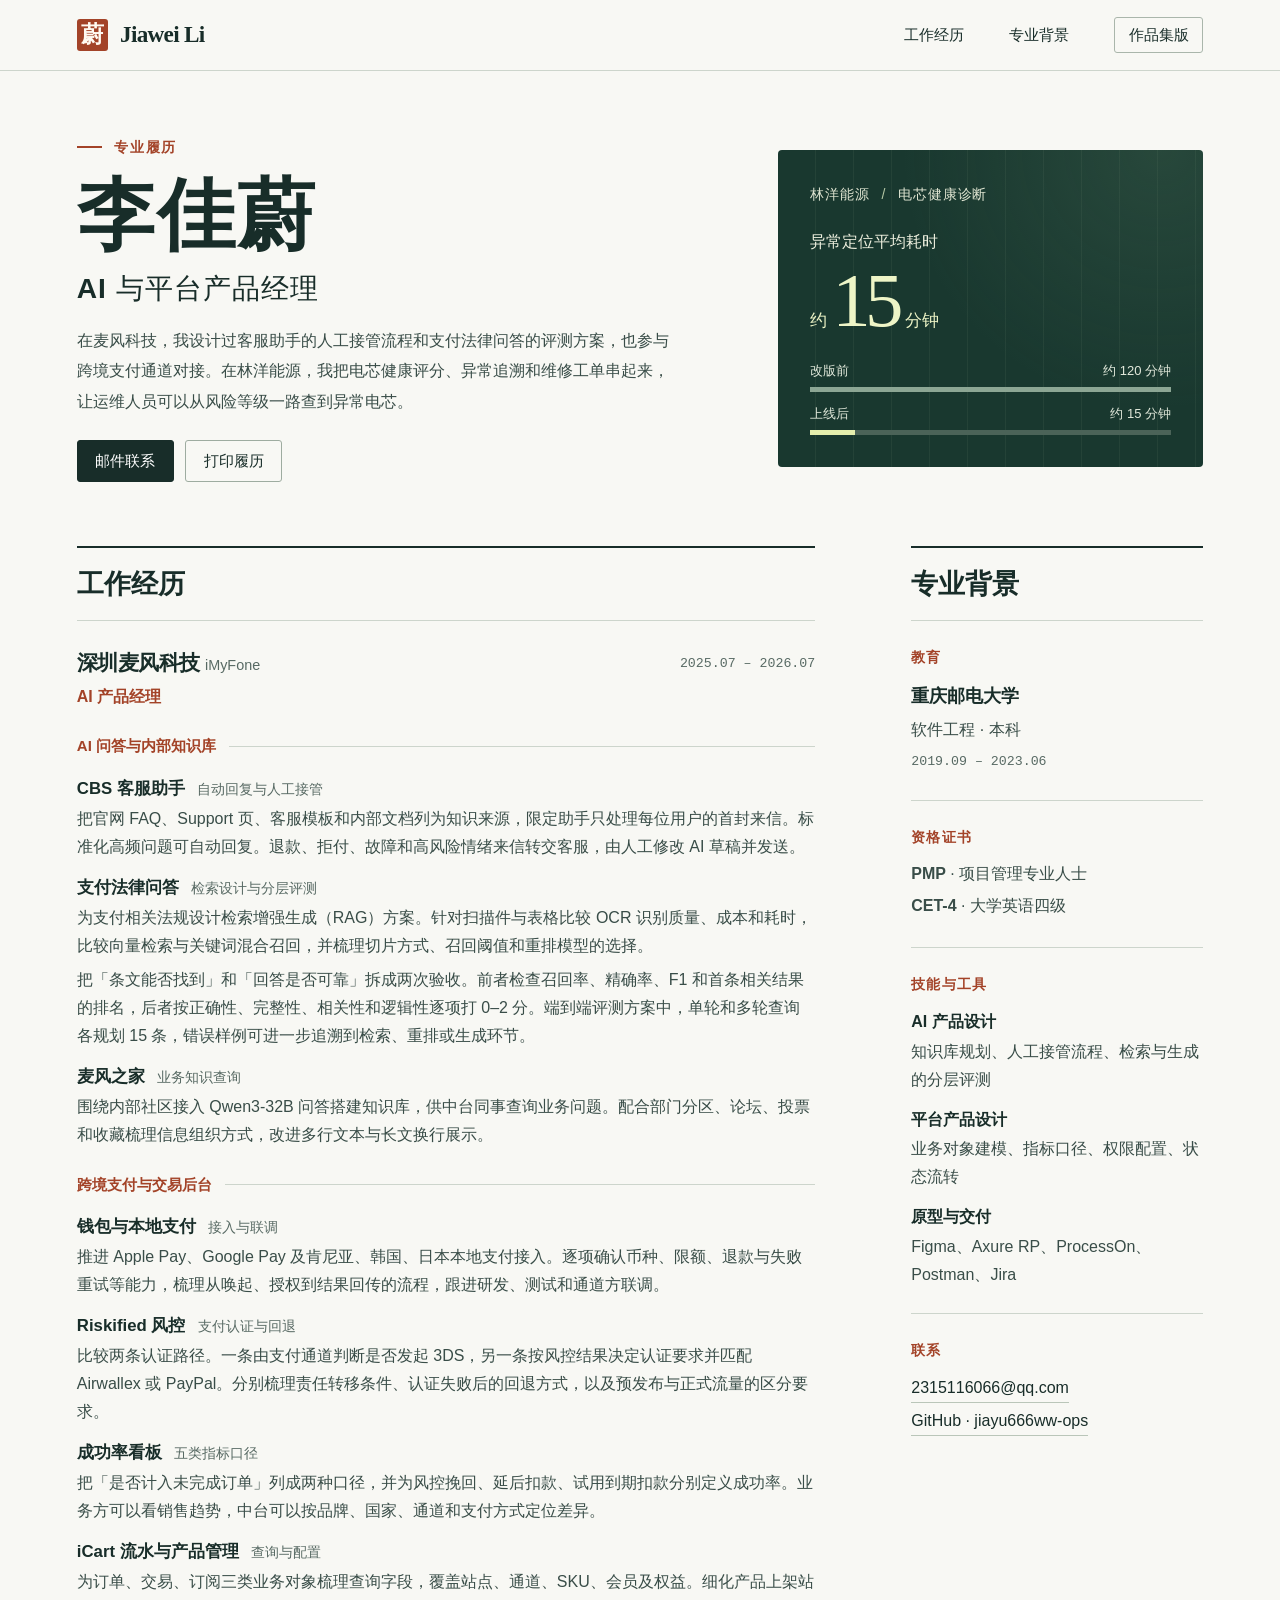
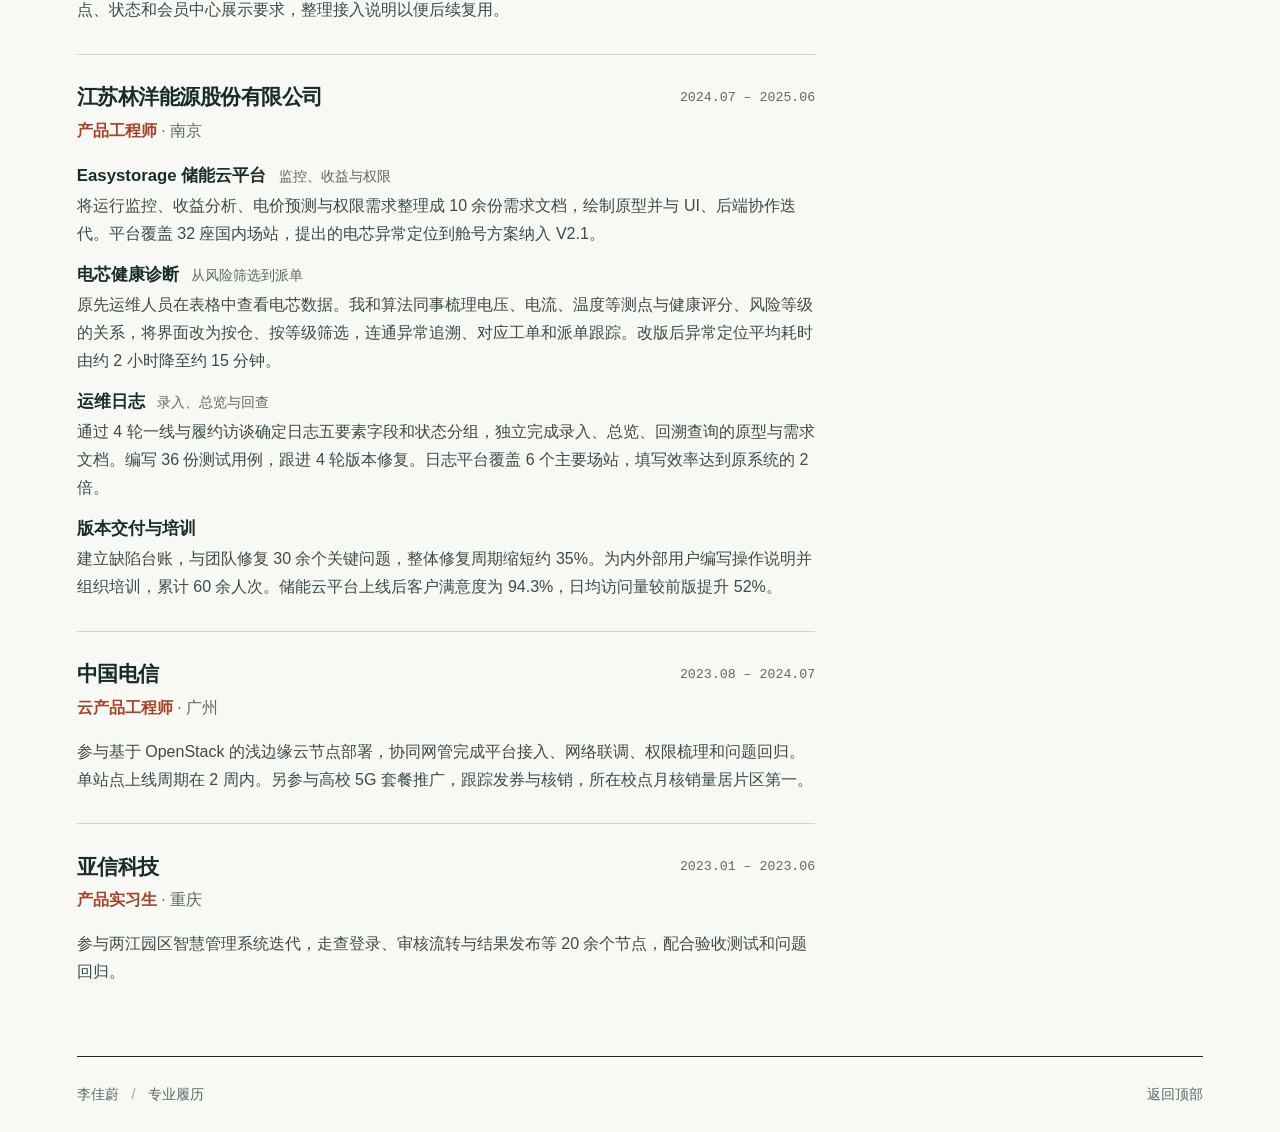
<file: portfolio/professional/index.html>
<!doctype html>
<html lang="zh-CN">
<head>
  <meta charset="utf-8">
  <meta name="viewport" content="width=device-width, initial-scale=1">
  <meta name="theme-color" content="#f8f8f4">
  <meta name="description" content="李佳蔚的专业履历，涵盖 AI 问答、支付中台、储能云平台的产品设计与交付经历。">
  <title>李佳蔚 · 专业履历</title>
  <link rel="stylesheet" href="./profile.css?v=e32244a76">
</head>
<body>
  <a class="skip" href="#main">跳至正文</a>
  <header class="masthead" id="top">
    <div class="bound topbar">
      <a class="brand" href="#top" aria-label="李佳蔚，返回页首"><span class="seal" aria-hidden="true">蔚</span><span>Jiawei Li</span></a>
      <nav aria-label="页面导航">
        <a class="section-link" href="#experience">工作经历</a>
        <a class="section-link" href="#qualifications">专业背景</a>
        <a class="edition" href="../index.html">作品集版</a>
      </nav>
    </div>
  </header>

  <main id="main" class="bound">
    <section class="hero" aria-labelledby="name">
      <div class="intro">
        <div class="eyebrow"><i aria-hidden="true"></i> 专业履历</div>
        <h1 id="name">李佳蔚</h1>
        <p class="profession">AI 与平台产品经理</p>
        <p class="lede">在麦风科技，我设计过客服助手的人工接管流程和支付法律问答的评测方案，也参与跨境支付通道对接。在林洋能源，我把电芯健康评分、异常追溯和维修工单串起来，让运维人员可以从风险等级一路查到异常电芯。</p>
        <div class="actions">
          <a class="btn primary" href="mailto:2315116066@qq.com">邮件联系</a>
          <button class="btn print" type="button" onclick="window.print()">打印履历</button>
        </div>
        <p class="print-contact">2315116066@qq.com · github.com/jiayu666ww-ops</p>
      </div>
      <figure class="spotlight">
        <figcaption>林洋能源 <span>/</span> 电芯健康诊断</figcaption>
        <div class="chart-heading">
          <h2>异常定位平均耗时</h2>
          <p class="big-stat"><span class="approx">约</span>15<span class="unit">分钟</span></p>
        </div>
        <div class="comparison" aria-label="改版前约 120 分钟，上线后约 15 分钟">
          <div class="bar-label"><span>改版前</span><span>约 120 分钟</span></div>
          <div class="track"><span class="before"></span></div>
          <div class="bar-label"><span>上线后</span><span>约 15 分钟</span></div>
          <div class="track"><span class="after"></span></div>
        </div>
      </figure>
    </section>

    <div class="columns">
      <section id="experience" aria-labelledby="work-heading">
        <h2 class="section-heading" id="work-heading">工作经历</h2>
        <article class="role">
          <div class="role-head"><h3>深圳麦风科技 <small>iMyFone</small></h3><span class="date">2025.07 – 2026.07</span></div>
          <p class="title">AI 产品经理</p>
          <section class="practice" aria-labelledby="ai-projects">
            <h4 id="ai-projects">AI 问答与内部知识库</h4>
            <dl class="projects">
              <dt>CBS 客服助手 <span>自动回复与人工接管</span></dt>
              <dd>把官网 FAQ、Support 页、客服模板和内部文档列为知识来源，限定助手只处理每位用户的首封来信。标准化高频问题可自动回复。退款、拒付、故障和高风险情绪来信转交客服，由人工修改 AI 草稿并发送。</dd>
              <dt>支付法律问答 <span>检索设计与分层评测</span></dt>
              <dd>为支付相关法规设计检索增强生成（RAG）方案。针对扫描件与表格比较 OCR 识别质量、成本和耗时，比较向量检索与关键词混合召回，并梳理切片方式、召回阈值和重排模型的选择。</dd>
              <dd>把「条文能否找到」和「回答是否可靠」拆成两次验收。前者检查召回率、精确率、F1 和首条相关结果的排名，后者按正确性、完整性、相关性和逻辑性逐项打 0–2 分。端到端评测方案中，单轮和多轮查询各规划 15 条，错误样例可进一步追溯到检索、重排或生成环节。</dd>
              <dt>麦风之家 <span>业务知识查询</span></dt>
              <dd>围绕内部社区接入 Qwen3-32B 问答搭建知识库，供中台同事查询业务问题。配合部门分区、论坛、投票和收藏梳理信息组织方式，改进多行文本与长文换行展示。</dd>
            </dl>
          </section>
          <section class="practice" aria-labelledby="payment-projects">
            <h4 id="payment-projects">跨境支付与交易后台</h4>
            <dl class="projects">
              <dt>钱包与本地支付 <span>接入与联调</span></dt>
              <dd>推进 Apple Pay、Google Pay 及肯尼亚、韩国、日本本地支付接入。逐项确认币种、限额、退款与失败重试等能力，梳理从唤起、授权到结果回传的流程，跟进研发、测试和通道方联调。</dd>
              <dt>Riskified 风控 <span>支付认证与回退</span></dt>
              <dd>比较两条认证路径。一条由支付通道判断是否发起 3DS，另一条按风控结果决定认证要求并匹配 Airwallex 或 PayPal。分别梳理责任转移条件、认证失败后的回退方式，以及预发布与正式流量的区分要求。</dd>
              <dt>成功率看板 <span>五类指标口径</span></dt>
              <dd>把「是否计入未完成订单」列成两种口径，并为风控挽回、延后扣款、试用到期扣款分别定义成功率。业务方可以看销售趋势，中台可以按品牌、国家、通道和支付方式定位差异。</dd>
              <dt>iCart 流水与产品管理 <span>查询与配置</span></dt>
              <dd>为订单、交易、订阅三类业务对象梳理查询字段，覆盖站点、通道、SKU、会员及权益。细化产品上架站点、状态和会员中心展示要求，整理接入说明以便后续复用。</dd>
            </dl>
          </section>
        </article>
        <article class="role energy">
          <div class="role-head"><h3>江苏林洋能源股份有限公司</h3><span class="date">2024.07 – 2025.06</span></div>
          <p class="title">产品工程师 <span>· 南京</span></p>
          <dl class="projects">
            <dt>Easystorage 储能云平台 <span>监控、收益与权限</span></dt>
            <dd>将运行监控、收益分析、电价预测与权限需求整理成 10 余份需求文档，绘制原型并与 UI、后端协作迭代。平台覆盖 32 座国内场站，提出的电芯异常定位到舱号方案纳入 V2.1。</dd>
            <dt>电芯健康诊断 <span>从风险筛选到派单</span></dt>
            <dd>原先运维人员在表格中查看电芯数据。我和算法同事梳理电压、电流、温度等测点与健康评分、风险等级的关系，将界面改为按仓、按等级筛选，连通异常追溯、对应工单和派单跟踪。改版后异常定位平均耗时由约 2 小时降至约 15 分钟。</dd>
            <dt>运维日志 <span>录入、总览与回查</span></dt>
            <dd>通过 4 轮一线与履约访谈确定日志五要素字段和状态分组，独立完成录入、总览、回溯查询的原型与需求文档。编写 36 份测试用例，跟进 4 轮版本修复。日志平台覆盖 6 个主要场站，填写效率达到原系统的 2 倍。</dd>
            <dt>版本交付与培训</dt>
            <dd>建立缺陷台账，与团队修复 30 余个关键问题，整体修复周期缩短约 35%。为内外部用户编写操作说明并组织培训，累计 60 余人次。储能云平台上线后客户满意度为 94.3%，日均访问量较前版提升 52%。</dd>
          </dl>
        </article>
        <article class="role">
          <div class="role-head"><h3>中国电信</h3><span class="date">2023.08 – 2024.07</span></div>
          <p class="title">云产品工程师 <span>· 广州</span></p>
          <p>参与基于 OpenStack 的浅边缘云节点部署，协同网管完成平台接入、网络联调、权限梳理和问题回归。单站点上线周期在 2 周内。另参与高校 5G 套餐推广，跟踪发券与核销，所在校点月核销量居片区第一。</p>
        </article>
        <article class="role">
          <div class="role-head"><h3>亚信科技</h3><span class="date">2023.01 – 2023.06</span></div>
          <p class="title">产品实习生 <span>· 重庆</span></p>
          <p>参与两江园区智慧管理系统迭代，走查登录、审核流转与结果发布等 20 余个节点，配合验收测试和问题回归。</p>
        </article>
      </section>
      <aside id="qualifications" aria-labelledby="background-heading">
        <h2 class="section-heading" id="background-heading">专业背景</h2>
        <section class="side-section">
          <h3>教育</h3>
          <p class="strong">重庆邮电大学</p>
          <p>软件工程 · 本科</p>
          <p class="date">2019.09 – 2023.06</p>
        </section>
        <section class="side-section">
          <h3>资格证书</h3>
          <p><b>PMP</b> · 项目管理专业人士</p>
          <p><b>CET-4</b> · 大学英语四级</p>
        </section>
        <section class="side-section">
          <h3>技能与工具</h3>
          <dl>
            <dt>AI 产品设计</dt><dd>知识库规划、人工接管流程、检索与生成的分层评测</dd>
            <dt>平台产品设计</dt><dd>业务对象建模、指标口径、权限配置、状态流转</dd>
            <dt>原型与交付</dt><dd>Figma、Axure RP、ProcessOn、Postman、Jira</dd>
          </dl>
        </section>
        <section class="side-section contact">
          <h3>联系</h3>
          <a href="mailto:2315116066@qq.com">2315116066@qq.com</a>
          <a href="https://github.com/jiayu666ww-ops">GitHub · jiayu666ww-ops</a>
        </section>
      </aside>
    </div>
  </main>
  <footer class="bound"><span>李佳蔚 <i>/</i> 专业履历</span><a href="#top">返回顶部</a></footer>
</body>
</html>
</file>
<file: styles.css>
/*
  李佳蔚 · Product Portfolio
  A dependency-free, responsive GitHub Pages site.
*/

:root {
  --bg: #f3f1eb;
  --bg-soft: #ebe8df;
  --surface: #fbfaf6;
  --surface-strong: #ffffff;
  --ink: #15171a;
  --ink-soft: #5e6269;
  --line: rgba(21, 23, 26, 0.16);
  --line-strong: rgba(21, 23, 26, 0.3);
  --blue: #2b55ff;
  --blue-deep: #1737bf;
  --acid: #d6ff53;
  --coral: #ff795f;
  --shadow: 0 24px 70px rgba(23, 27, 35, 0.11);
  --header-bg: rgba(243, 241, 235, 0.86);
  --selection: rgba(43, 85, 255, 0.2);
  --radius-sm: 12px;
  --radius-md: 20px;
  --radius-lg: 30px;
  --shell: min(1240px, calc(100vw - 56px));
  --font-sans: ui-sans-serif, -apple-system, BlinkMacSystemFont, "Segoe UI",
    "PingFang SC", "Hiragino Sans GB", "Microsoft YaHei", sans-serif;
  --font-mono: "SFMono-Regular", Consolas, "Liberation Mono", Menlo, monospace;
}

html[data-theme="dark"] {
  --bg: #0d0f12;
  --bg-soft: #15181e;
  --surface: #16191f;
  --surface-strong: #1c2028;
  --ink: #f4f3ed;
  --ink-soft: #a9adb7;
  --line: rgba(244, 243, 237, 0.14);
  --line-strong: rgba(244, 243, 237, 0.3);
  --blue: #7790ff;
  --blue-deep: #5471f6;
  --acid: #d8ff68;
  --coral: #ff8a72;
  --shadow: 0 28px 80px rgba(0, 0, 0, 0.36);
  --header-bg: rgba(13, 15, 18, 0.86);
  --selection: rgba(119, 144, 255, 0.32);
}

*,
*::before,
*::after {
  box-sizing: border-box;
}

html {
  scroll-behavior: smooth;
  scroll-padding-top: 96px;
}

body {
  margin: 0;
  background: var(--bg);
  color: var(--ink);
  font-family: var(--font-sans);
  font-size: 16px;
  line-height: 1.7;
  text-rendering: optimizeLegibility;
  -webkit-font-smoothing: antialiased;
  transition: background-color 220ms ease, color 220ms ease;
}

body::before {
  position: fixed;
  inset: 0;
  z-index: -2;
  background-image: linear-gradient(to right, var(--line) 1px, transparent 1px),
    linear-gradient(to bottom, var(--line) 1px, transparent 1px);
  background-size: 72px 72px;
  content: "";
  opacity: 0.18;
  pointer-events: none;
  mask-image: linear-gradient(to bottom, #000, transparent 75%);
}

::selection {
  background: var(--selection);
}

a {
  color: inherit;
  text-decoration: none;
}

button,
input,
textarea,
select {
  font: inherit;
}

button,
a {
  -webkit-tap-highlight-color: transparent;
}

img {
  display: block;
  max-width: 100%;
}

.shell {
  width: var(--shell);
  margin-inline: auto;
}

.skip-link {
  position: fixed;
  top: 10px;
  left: 10px;
  z-index: 1000;
  padding: 10px 14px;
  border-radius: 8px;
  background: var(--ink);
  color: var(--bg);
  transform: translateY(-160%);
}

.skip-link:focus {
  transform: translateY(0);
}

:focus-visible {
  outline: 3px solid var(--blue);
  outline-offset: 4px;
}

.site-header {
  position: fixed;
  top: 0;
  right: 0;
  left: 0;
  z-index: 100;
  border-bottom: 1px solid transparent;
  background: transparent;
  transition: background-color 200ms ease, border-color 200ms ease,
    backdrop-filter 200ms ease;
}

.site-header.is-scrolled {
  border-color: var(--line);
  background: var(--header-bg);
  backdrop-filter: blur(18px) saturate(145%);
}

.nav-wrap {
  display: grid;
  min-height: 82px;
  grid-template-columns: 1fr auto 1fr;
  align-items: center;
  gap: 28px;
}

.brand {
  display: inline-flex;
  width: max-content;
  align-items: center;
  gap: 12px;
}

.brand-mark {
  display: grid;
  width: 38px;
  height: 38px;
  border-radius: 50%;
  background: var(--ink);
  color: var(--bg);
  font-family: var(--font-mono);
  font-size: 15px;
  font-weight: 700;
  place-items: center;
  transition: transform 200ms ease;
}

.brand:hover .brand-mark {
  transform: rotate(-10deg);
}

.brand-copy {
  display: grid;
  line-height: 1.1;
}

.brand-copy strong {
  font-size: 15px;
  letter-spacing: 0.04em;
}

.brand-copy small {
  margin-top: 5px;
  color: var(--ink-soft);
  font-family: var(--font-mono);
  font-size: 9px;
  letter-spacing: 0.14em;
}

.primary-nav {
  display: flex;
  align-items: center;
  justify-content: center;
  gap: 34px;
}

.primary-nav a {
  position: relative;
  color: var(--ink-soft);
  font-size: 14px;
  font-weight: 650;
  letter-spacing: 0.04em;
}

.primary-nav a::after {
  position: absolute;
  right: 0;
  bottom: -8px;
  left: 0;
  height: 2px;
  background: var(--blue);
  content: "";
  transform: scaleX(0);
  transform-origin: left;
  transition: transform 180ms ease;
}

.primary-nav a:hover,
.primary-nav a.is-active {
  color: var(--ink);
}

.primary-nav a:hover::after,
.primary-nav a.is-active::after {
  transform: scaleX(1);
}

.theme-toggle {
  display: inline-flex;
  min-width: 82px;
  min-height: 38px;
  margin-left: auto;
  padding: 0 13px;
  border: 1px solid var(--line-strong);
  border-radius: 999px;
  align-items: center;
  justify-content: center;
  gap: 8px;
  background: transparent;
  color: var(--ink);
  cursor: pointer;
  font-size: 12px;
  font-weight: 700;
}

.theme-toggle:hover {
  background: var(--surface);
}

.theme-glyph {
  font-size: 17px;
  line-height: 1;
}

.menu-toggle {
  display: none;
}

.hero {
  position: relative;
  min-height: 100vh;
  padding-top: 150px;
  overflow: hidden;
}

.hero::before {
  position: absolute;
  top: -18vw;
  right: -15vw;
  width: 62vw;
  height: 62vw;
  border-radius: 50%;
  background: radial-gradient(circle, rgba(43, 85, 255, 0.18), transparent 64%);
  content: "";
  pointer-events: none;
}

.hero-grid {
  display: grid;
  grid-template-columns: minmax(0, 1.3fr) minmax(330px, 0.7fr);
  align-items: center;
  gap: clamp(54px, 7vw, 110px);
}

.hero-copy {
  position: relative;
  z-index: 1;
  padding-bottom: 92px;
}

.eyebrow,
.section-kicker,
.mono-label {
  font-family: var(--font-mono);
  font-size: 11px;
  font-weight: 700;
  letter-spacing: 0.13em;
}

.eyebrow {
  display: inline-flex;
  margin-bottom: 28px;
  align-items: center;
  gap: 10px;
  color: var(--ink-soft);
}

.status-dot {
  display: inline-block;
  width: 8px;
  height: 8px;
  border-radius: 50%;
  background: var(--acid);
  box-shadow: 0 0 0 5px rgba(157, 205, 0, 0.14);
}

.hero h1 {
  max-width: 850px;
  margin: 0;
  font-size: clamp(3.35rem, 6.7vw, 6.9rem);
  font-weight: 760;
  letter-spacing: -0.065em;
  line-height: 1.05;
}

.highlight {
  position: relative;
  z-index: 0;
  white-space: nowrap;
}

.highlight::after {
  position: absolute;
  right: -0.04em;
  bottom: 0.08em;
  left: -0.04em;
  z-index: -1;
  height: 0.22em;
  border-radius: 999px;
  background: var(--acid);
  content: "";
  transform: rotate(-1.5deg);
}

html[data-theme="dark"] .highlight {
  color: #0d0f12;
}

html[data-theme="dark"] .highlight::after {
  height: 0.96em;
  bottom: -0.02em;
}

.hero-lede {
  max-width: 670px;
  margin: 36px 0 0;
  color: var(--ink-soft);
  font-size: clamp(17px, 1.55vw, 20px);
  line-height: 1.9;
}

.hero-actions,
.contact-actions {
  display: flex;
  margin-top: 38px;
  flex-wrap: wrap;
  gap: 12px;
}

.button {
  display: inline-flex;
  min-height: 52px;
  padding: 0 20px;
  border: 1px solid transparent;
  border-radius: 999px;
  align-items: center;
  justify-content: center;
  gap: 18px;
  font-size: 14px;
  font-weight: 740;
  letter-spacing: 0.02em;
  transition: transform 180ms ease, background-color 180ms ease,
    border-color 180ms ease, color 180ms ease;
}

.button:hover {
  transform: translateY(-3px);
}

.button-primary {
  background: var(--blue);
  color: #fff;
}

.button-primary:hover {
  background: var(--blue-deep);
}

.button-ghost {
  border-color: var(--line-strong);
  background: var(--surface);
}

.button-ghost:hover {
  border-color: var(--ink);
}

.hero-meta {
  display: flex;
  margin-top: 40px;
  flex-wrap: wrap;
  gap: 10px 24px;
  color: var(--ink-soft);
  font-family: var(--font-mono);
  font-size: 11px;
  letter-spacing: 0.04em;
}

.hero-meta span {
  position: relative;
}

.hero-meta span + span::before {
  position: absolute;
  left: -14px;
  content: "/";
  color: var(--line-strong);
}

.profile-card {
  position: relative;
  z-index: 2;
  margin-bottom: 72px;
  border: 1px solid var(--line-strong);
  border-radius: var(--radius-lg);
  background: var(--surface);
  box-shadow: var(--shadow);
  transform: rotate(1.4deg);
}

.profile-card::before {
  position: absolute;
  inset: 15px -15px -15px 15px;
  z-index: -1;
  border: 1px solid var(--line-strong);
  border-radius: inherit;
  content: "";
}

.profile-visual {
  position: relative;
  min-height: 430px;
  margin: 12px;
  border-radius: 21px;
  background: linear-gradient(145deg, #dce3ff, #b8c7ff 48%, #859dff);
  overflow: hidden;
}

.profile-grid {
  position: absolute;
  inset: 0;
  background-image: linear-gradient(rgba(255, 255, 255, 0.32) 1px, transparent 1px),
    linear-gradient(90deg, rgba(255, 255, 255, 0.32) 1px, transparent 1px);
  background-size: 44px 44px;
  opacity: 0.65;
}

.profile-visual::after {
  position: absolute;
  right: -60px;
  bottom: -90px;
  width: 270px;
  height: 270px;
  border: 42px solid var(--acid);
  border-radius: 50%;
  content: "";
  opacity: 0.95;
}

.profile-visual img {
  position: absolute;
  right: 8%;
  bottom: 0;
  z-index: 2;
  width: 70%;
  height: 86%;
  border-radius: 48% 48% 5% 5% / 30% 30% 5% 5%;
  object-fit: cover;
  object-position: center top;
  filter: saturate(0.86) contrast(1.04);
}

.floating-label {
  position: absolute;
  z-index: 3;
  padding: 8px 11px;
  border: 1px solid rgba(13, 15, 18, 0.8);
  background: var(--acid);
  color: #101214;
  font-family: var(--font-mono);
  font-size: 9px;
  font-weight: 800;
  letter-spacing: 0.1em;
}

.label-top {
  top: 34px;
  left: -7px;
  transform: rotate(-4deg);
}

.label-bottom {
  right: 20px;
  bottom: 18px;
  transform: rotate(3deg);
}

.profile-info {
  display: flex;
  padding: 18px 22px 22px;
  align-items: flex-end;
  justify-content: space-between;
  gap: 20px;
}

.profile-info .mono-label {
  margin: 0 0 4px;
  color: var(--ink-soft);
}

.profile-info h2 {
  margin: 0;
  font-size: 24px;
  letter-spacing: -0.04em;
}

.profile-tags {
  display: flex;
  max-width: 175px;
  margin: 0;
  padding: 0;
  flex-wrap: wrap;
  justify-content: flex-end;
  gap: 6px;
  list-style: none;
}

.profile-tags li,
.timeline-tags span {
  padding: 4px 9px;
  border: 1px solid var(--line);
  border-radius: 999px;
  color: var(--ink-soft);
  font-family: var(--font-mono);
  font-size: 9px;
  letter-spacing: 0.03em;
}

.hero-marquee {
  position: absolute;
  right: 0;
  bottom: 0;
  left: 0;
  padding: 12px 0;
  border-top: 1px solid var(--line-strong);
  border-bottom: 1px solid var(--line-strong);
  background: var(--ink);
  color: var(--bg);
  font-family: var(--font-mono);
  font-size: 11px;
  font-weight: 700;
  letter-spacing: 0.15em;
  white-space: nowrap;
  overflow: hidden;
}

.hero-marquee div {
  width: max-content;
  animation: marquee 26s linear infinite;
}

.hero-marquee span {
  margin: 0 18px;
  color: var(--acid);
}

@keyframes marquee {
  to {
    transform: translateX(-50%);
  }
}

.proof {
  padding: 96px 0 120px;
  background: var(--surface);
}

.section {
  padding: 144px 0;
}

.section-intro {
  margin-bottom: 70px;
}

.section-intro.compact {
  margin-bottom: 46px;
}

.section-kicker {
  margin: 0 0 16px;
  color: var(--blue);
}

.section-intro h2,
.contact-panel h2 {
  max-width: 820px;
  margin: 0;
  font-size: clamp(2.5rem, 4.8vw, 5rem);
  font-weight: 760;
  letter-spacing: -0.06em;
  line-height: 1.08;
}

.section-heading-row {
  display: grid;
  grid-template-columns: minmax(0, 1.35fr) minmax(280px, 0.65fr);
  align-items: end;
  gap: 60px;
}

.section-heading-row p,
.sticky-intro > p:last-child {
  margin: 0;
  color: var(--ink-soft);
  font-size: 17px;
  line-height: 1.85;
}

.metric-grid {
  display: grid;
  margin: 0;
  grid-template-columns: repeat(4, 1fr);
  border-top: 1px solid var(--line-strong);
  border-bottom: 1px solid var(--line-strong);
}

.metric {
  min-width: 0;
  padding: 28px 24px 26px;
}

.metric + .metric {
  border-left: 1px solid var(--line-strong);
}

.metric dt {
  color: var(--ink-soft);
  font-size: 13px;
  font-weight: 650;
}

.metric dd {
  display: flex;
  min-height: 72px;
  margin: 12px 0 4px;
  align-items: baseline;
  gap: 7px;
  white-space: nowrap;
}

.metric dd strong {
  font-size: clamp(2.25rem, 4vw, 4rem);
  font-weight: 740;
  letter-spacing: -0.07em;
  line-height: 1;
}

.metric dd span {
  color: var(--blue);
  font-family: var(--font-mono);
  font-size: clamp(1rem, 1.8vw, 1.5rem);
  font-weight: 700;
}

.metric p {
  margin: 0;
  color: var(--ink-soft);
  font-size: 12px;
}

.work {
  position: relative;
}

.case-card {
  position: relative;
  margin-top: 34px;
  border: 1px solid rgba(12, 15, 18, 0.44);
  border-radius: var(--radius-lg);
  color: #101318;
  overflow: hidden;
  box-shadow: 0 16px 0 var(--line);
}

.case-blue {
  background: #7891ff;
}

.case-acid {
  background: #d8ff68;
}

.case-ink {
  border-color: rgba(255, 255, 255, 0.18);
  background: #181b22;
  color: #f5f4ee;
}

.case-head {
  display: flex;
  min-height: 76px;
  padding: 0 30px;
  border-bottom: 1px solid currentColor;
  align-items: center;
  justify-content: space-between;
  gap: 20px;
  font-family: var(--font-mono);
  font-size: 10px;
  letter-spacing: 0.08em;
}

.case-head > div {
  display: flex;
  align-items: center;
  gap: 18px;
}

.case-index {
  padding: 5px 9px;
  border: 1px solid currentColor;
  border-radius: 999px;
  font-weight: 800;
}

.case-time {
  margin: 0;
}

.case-body {
  display: grid;
  grid-template-columns: minmax(0, 1fr) minmax(245px, 0.28fr);
  gap: 0;
}

.case-main {
  padding: clamp(38px, 5vw, 68px);
}

.case-main .mono-label {
  margin: 0 0 20px;
  opacity: 0.64;
}

.case-main h3 {
  max-width: 860px;
  margin: 0;
  font-size: clamp(2rem, 4vw, 4.3rem);
  font-weight: 760;
  letter-spacing: -0.06em;
  line-height: 1.12;
}

.case-summary {
  max-width: 860px;
  margin: 30px 0 0;
  font-size: 17px;
  line-height: 1.95;
  opacity: 0.82;
}

.case-points {
  display: grid;
  max-width: 880px;
  margin: 30px 0 0;
  padding: 0;
  gap: 12px;
  list-style: none;
}

.case-points li {
  position: relative;
  padding-left: 26px;
  font-size: 14px;
  line-height: 1.75;
}

.case-points li::before {
  position: absolute;
  top: 0.66em;
  left: 0;
  width: 10px;
  height: 2px;
  background: currentColor;
  content: "";
}

.case-outcome {
  display: flex;
  padding: 42px 30px;
  border-left: 1px solid currentColor;
  flex-direction: column;
  justify-content: center;
}

.case-outcome > span {
  margin-bottom: 30px;
  font-family: var(--font-mono);
  font-size: 10px;
  font-weight: 800;
  letter-spacing: 0.12em;
  opacity: 0.64;
}

.case-outcome strong {
  font-size: clamp(2.3rem, 4vw, 4.15rem);
  font-weight: 760;
  letter-spacing: -0.07em;
  line-height: 1;
  white-space: nowrap;
}

.case-outcome p {
  margin: 10px 0 0;
  font-size: 12px;
  opacity: 0.7;
}

.outcome-rule {
  height: 1px;
  margin: 30px 0;
  background: currentColor;
  opacity: 0.35;
}

.case-footer {
  display: flex;
  min-height: 68px;
  padding: 16px 30px;
  border-top: 1px solid currentColor;
  align-items: center;
  flex-wrap: wrap;
  gap: 8px;
}

.case-footer span {
  padding: 5px 11px;
  border: 1px solid currentColor;
  border-radius: 999px;
  font-family: var(--font-mono);
  font-size: 9px;
  letter-spacing: 0.03em;
  opacity: 0.76;
}

.experience {
  background: var(--surface);
}

.experience-layout {
  display: grid;
  grid-template-columns: minmax(280px, 0.38fr) minmax(0, 0.62fr);
  align-items: start;
  gap: clamp(56px, 9vw, 130px);
}

.sticky-intro {
  position: sticky;
  top: 130px;
  margin: 0;
}

.sticky-intro h2 {
  margin-bottom: 28px;
  font-size: clamp(2.8rem, 4.5vw, 4.8rem);
}

.timeline {
  display: grid;
  margin: 0;
  padding: 0;
  gap: 0;
  list-style: none;
}

.timeline-item {
  display: grid;
  grid-template-columns: 54px 1fr;
  gap: 20px;
}

.timeline-marker {
  position: relative;
  display: grid;
  width: 42px;
  height: 42px;
  border: 1px solid var(--line-strong);
  border-radius: 50%;
  background: var(--surface);
  color: var(--blue);
  font-family: var(--font-mono);
  font-size: 10px;
  font-weight: 800;
  place-items: center;
}

.timeline-marker::after {
  position: absolute;
  top: 42px;
  bottom: -1000px;
  left: 50%;
  width: 1px;
  background: var(--line-strong);
  content: "";
}

.timeline-item:last-child .timeline-marker::after {
  display: none;
}

.timeline-card {
  padding: 0 0 58px;
}

.timeline-item + .timeline-item .timeline-card {
  padding-top: 8px;
}

.timeline-topline {
  display: flex;
  align-items: center;
  justify-content: space-between;
  gap: 20px;
}

.timeline-topline p,
.timeline-topline time {
  margin: 0;
  color: var(--ink-soft);
  font-family: var(--font-mono);
  font-size: 10px;
  font-weight: 700;
  letter-spacing: 0.05em;
}

.timeline-card h3 {
  margin: 12px 0 14px;
  font-size: 29px;
  letter-spacing: -0.04em;
}

.timeline-card > p {
  margin: 0;
  color: var(--ink-soft);
  line-height: 1.9;
}

.timeline-tags {
  display: flex;
  margin-top: 20px;
  flex-wrap: wrap;
  gap: 7px;
}

.education-item .timeline-marker {
  background: var(--acid);
  color: #101214;
}

.capabilities {
  position: relative;
}

.capabilities::after {
  position: absolute;
  top: 22%;
  left: -12vw;
  z-index: -1;
  width: 35vw;
  height: 35vw;
  border-radius: 50%;
  background: radial-gradient(circle, rgba(214, 255, 83, 0.18), transparent 68%);
  content: "";
}

.capability-grid {
  display: grid;
  grid-template-columns: repeat(4, 1fr);
  border-top: 1px solid var(--line-strong);
  border-left: 1px solid var(--line-strong);
}

.capability-card {
  min-height: 330px;
  padding: 28px;
  border-right: 1px solid var(--line-strong);
  border-bottom: 1px solid var(--line-strong);
  background: color-mix(in srgb, var(--surface) 88%, transparent);
  transition: background-color 180ms ease, transform 180ms ease;
}

.capability-card:hover {
  z-index: 1;
  background: var(--surface-strong);
  transform: translateY(-8px);
}

.capability-number {
  color: var(--blue);
  font-family: var(--font-mono);
  font-size: 11px;
  font-weight: 800;
}

.capability-card h3 {
  margin: 92px 0 15px;
  font-size: 27px;
  letter-spacing: -0.04em;
}

.capability-card p {
  margin: 0;
  color: var(--ink-soft);
  font-size: 14px;
  line-height: 1.85;
}

.tool-stack {
  display: grid;
  margin-top: 70px;
  border-top: 1px solid var(--line-strong);
}

.tool-stack > div {
  display: grid;
  min-height: 94px;
  padding: 20px 0;
  grid-template-columns: 190px 1fr;
  align-items: center;
  gap: 24px;
  border-bottom: 1px solid var(--line-strong);
}

.tool-stack p {
  margin: 0;
}

.tool-stack .mono-label {
  color: var(--blue);
}

.tool-stack > div > p:last-child {
  color: var(--ink-soft);
}

.side-project {
  display: grid;
  margin-top: 76px;
  padding: clamp(32px, 5vw, 58px);
  border-radius: var(--radius-lg);
  grid-template-columns: 0.55fr 1fr 0.45fr;
  align-items: center;
  gap: clamp(32px, 6vw, 90px);
  background: var(--ink);
  color: var(--bg);
}

.side-project .section-kicker {
  color: var(--acid);
}

.side-project h3 {
  margin: 0;
  font-size: clamp(2rem, 3.5vw, 3.7rem);
  letter-spacing: -0.05em;
}

.side-project > p {
  margin: 0;
  color: color-mix(in srgb, var(--bg) 68%, transparent);
}

.side-project > strong {
  display: grid;
  font-size: clamp(2.8rem, 5vw, 5.4rem);
  letter-spacing: -0.07em;
  line-height: 0.9;
  text-align: right;
}

.side-project > strong span {
  margin-top: 14px;
  font-family: var(--font-mono);
  font-size: 10px;
  font-weight: 600;
  letter-spacing: 0.06em;
}

.contact {
  padding-top: 40px;
}

.contact-panel {
  position: relative;
  min-height: 630px;
  padding: clamp(50px, 8vw, 106px);
  border-radius: 40px;
  background: var(--blue);
  color: #fff;
  overflow: hidden;
}

.contact-panel > *:not(.contact-orbit) {
  position: relative;
  z-index: 2;
}

.contact-panel .section-kicker {
  color: var(--acid);
}

.contact-panel h2 {
  max-width: 950px;
  font-size: clamp(3rem, 6.5vw, 7rem);
}

.contact-panel > p:not(.section-kicker) {
  max-width: 620px;
  margin: 28px 0 0;
  color: rgba(255, 255, 255, 0.72);
  font-size: 17px;
}

.button-light {
  background: #fff;
  color: #111318;
}

.button-outline-light {
  border-color: rgba(255, 255, 255, 0.5);
  color: #fff;
}

.button-outline-light:hover {
  border-color: #fff;
  background: rgba(255, 255, 255, 0.1);
}

.contact-email {
  display: inline-block;
  margin-top: 48px;
  border-bottom: 1px solid rgba(255, 255, 255, 0.45);
  font-family: var(--font-mono);
  font-size: 12px;
  letter-spacing: 0.08em;
}

.contact-orbit {
  position: absolute;
  border: 1px solid rgba(255, 255, 255, 0.22);
  border-radius: 50%;
}

.orbit-one {
  right: -8%;
  bottom: -52%;
  width: 660px;
  height: 660px;
}

.orbit-one::before,
.orbit-one::after,
.orbit-two::before {
  position: absolute;
  border-radius: 50%;
  content: "";
}

.orbit-one::before {
  top: 14%;
  left: 0;
  width: 26px;
  height: 26px;
  background: var(--acid);
}

.orbit-one::after {
  inset: 18%;
  border: 1px solid rgba(255, 255, 255, 0.2);
}

.orbit-two {
  top: -14%;
  right: 9%;
  width: 260px;
  height: 260px;
}

.orbit-two::before {
  right: 7%;
  bottom: 14%;
  width: 14px;
  height: 14px;
  background: var(--coral);
}

.site-footer {
  padding: 42px 0 52px;
}

.footer-grid {
  display: grid;
  grid-template-columns: 1fr auto 1fr;
  align-items: center;
  gap: 20px;
  color: var(--ink-soft);
  font-family: var(--font-mono);
  font-size: 10px;
  letter-spacing: 0.04em;
}

.footer-grid p {
  margin: 0;
}

.footer-grid a {
  justify-self: end;
  color: var(--ink);
  font-weight: 700;
}

[data-reveal] {
  opacity: 0;
  transform: translateY(24px);
  transition: opacity 700ms cubic-bezier(0.2, 0.75, 0.2, 1),
    transform 700ms cubic-bezier(0.2, 0.75, 0.2, 1);
}

[data-reveal].is-visible {
  opacity: 1;
  transform: translateY(0);
}

@media (max-width: 1080px) {
  .nav-wrap {
    grid-template-columns: 1fr auto auto;
  }

  .primary-nav {
    gap: 22px;
  }

  .hero {
    padding-top: 132px;
  }

  .hero-grid {
    grid-template-columns: minmax(0, 1fr) minmax(300px, 0.52fr);
    gap: 46px;
  }

  .hero h1 {
    font-size: clamp(3.1rem, 6vw, 5.7rem);
  }

  .profile-visual {
    min-height: 390px;
  }

  .metric-grid,
  .capability-grid {
    grid-template-columns: repeat(2, 1fr);
  }

  .metric:nth-child(3) {
    border-left: 0;
  }

  .metric:nth-child(n + 3) {
    border-top: 1px solid var(--line-strong);
  }

  .case-body {
    grid-template-columns: 1fr 230px;
  }

  .case-outcome strong {
    font-size: 2.7rem;
  }

  .side-project {
    grid-template-columns: 0.55fr 1fr;
  }

  .side-project > strong {
    grid-column: 1 / -1;
    text-align: left;
  }
}

@media (max-width: 820px) {
  :root {
    --shell: min(100% - 36px, 720px);
  }

  html {
    scroll-padding-top: 78px;
  }

  .nav-wrap {
    min-height: 70px;
    grid-template-columns: 1fr auto auto;
    gap: 10px;
  }

  .brand-copy small {
    display: none;
  }

  .menu-toggle {
    display: grid;
    width: 40px;
    height: 40px;
    padding: 0;
    border: 1px solid var(--line-strong);
    border-radius: 50%;
    background: var(--surface);
    cursor: pointer;
    place-content: center;
    gap: 5px;
  }

  .menu-toggle span {
    display: block;
    width: 15px;
    height: 1px;
    background: var(--ink);
    transition: transform 180ms ease;
  }

  .menu-toggle[aria-expanded="true"] span:first-child {
    transform: translateY(3px) rotate(45deg);
  }

  .menu-toggle[aria-expanded="true"] span:last-child {
    transform: translateY(-3px) rotate(-45deg);
  }

  .primary-nav {
    position: fixed;
    top: 70px;
    right: 18px;
    left: 18px;
    display: grid;
    padding: 18px;
    border: 1px solid var(--line-strong);
    border-radius: 18px;
    background: var(--surface-strong);
    box-shadow: var(--shadow);
    gap: 0;
    opacity: 0;
    pointer-events: none;
    transform: translateY(-10px);
    transition: opacity 160ms ease, transform 160ms ease;
  }

  .primary-nav.is-open {
    opacity: 1;
    pointer-events: auto;
    transform: translateY(0);
  }

  .primary-nav a {
    padding: 12px 8px;
  }

  .primary-nav a::after {
    display: none;
  }

  .theme-toggle {
    min-width: 40px;
    width: 40px;
    padding: 0;
  }

  .theme-toggle span:last-child {
    display: none;
  }

  .hero {
    min-height: auto;
    padding-top: 116px;
  }

  .hero-grid {
    grid-template-columns: 1fr;
    gap: 0;
  }

  .hero-copy {
    padding-bottom: 60px;
  }

  .hero h1 {
    font-size: clamp(3rem, 12vw, 5.4rem);
  }

  .hero-lede {
    max-width: 650px;
  }

  .profile-card {
    width: min(500px, 92%);
    margin: 0 auto 105px;
  }

  .profile-visual {
    min-height: 470px;
  }

  .section {
    padding: 105px 0;
  }

  .proof {
    padding: 82px 0 94px;
  }

  .section-heading-row,
  .experience-layout {
    grid-template-columns: 1fr;
    gap: 30px;
  }

  .section-heading-row p {
    max-width: 620px;
  }

  .case-body {
    grid-template-columns: 1fr;
  }

  .case-outcome {
    display: grid;
    padding: 28px;
    border-top: 1px solid currentColor;
    border-left: 0;
    grid-template-columns: 1fr 1fr;
    gap: 8px 28px;
  }

  .case-outcome > span {
    grid-column: 1 / -1;
    margin-bottom: 14px;
  }

  .case-outcome .outcome-rule {
    display: none;
  }

  .case-outcome p {
    margin-top: 4px;
  }

  .sticky-intro {
    position: static;
    margin-bottom: 24px;
  }

  .side-project {
    grid-template-columns: 1fr;
  }

  .side-project > strong {
    grid-column: auto;
  }

  .contact-panel {
    min-height: 580px;
    border-radius: 28px;
  }

  .footer-grid {
    grid-template-columns: 1fr auto;
  }

  .footer-grid p:nth-child(2) {
    display: none;
  }
}

@media (max-width: 560px) {
  :root {
    --shell: calc(100% - 28px);
  }

  .brand-mark {
    width: 34px;
    height: 34px;
  }

  .hero {
    padding-top: 106px;
  }

  .hero-copy {
    padding-bottom: 52px;
  }

  .eyebrow {
    margin-bottom: 22px;
    font-size: 9px;
  }

  .hero h1 {
    font-size: clamp(2.8rem, 13.1vw, 4.5rem);
    line-height: 1.08;
  }

  .highlight {
    white-space: normal;
  }

  .hero-lede {
    margin-top: 28px;
    font-size: 16px;
    line-height: 1.8;
  }

  .hero-actions {
    display: grid;
    grid-template-columns: 1fr 1fr;
  }

  .button {
    min-width: 0;
    padding-inline: 14px;
    gap: 8px;
  }

  .hero-meta {
    display: grid;
  }

  .hero-meta span + span::before {
    display: none;
  }

  .profile-card {
    width: calc(100% - 12px);
  }

  .profile-visual {
    min-height: 385px;
  }

  .profile-visual img {
    width: 76%;
    height: 85%;
  }

  .profile-info {
    align-items: flex-start;
    flex-direction: column;
  }

  .profile-tags {
    max-width: none;
    justify-content: flex-start;
  }

  .section-intro {
    margin-bottom: 50px;
  }

  .section-intro h2,
  .contact-panel h2 {
    font-size: clamp(2.45rem, 12vw, 3.8rem);
  }

  .metric-grid {
    grid-template-columns: 1fr;
  }

  .metric + .metric {
    border-top: 1px solid var(--line-strong);
    border-left: 0;
  }

  .metric {
    display: grid;
    padding: 25px 0;
    grid-template-columns: 1fr auto;
    align-items: center;
    gap: 0 20px;
  }

  .metric dd {
    min-height: 0;
    margin: 0;
    grid-row: 1 / 3;
    grid-column: 2;
  }

  .metric p {
    grid-column: 1;
  }

  .case-card {
    border-radius: 22px;
  }

  .case-head {
    min-height: 68px;
    padding: 13px 20px;
  }

  .case-head > div {
    display: grid;
    gap: 6px;
  }

  .case-time {
    display: none;
  }

  .case-main {
    padding: 34px 22px 38px;
  }

  .case-main h3 {
    font-size: clamp(2rem, 10vw, 3.2rem);
  }

  .case-summary {
    font-size: 15px;
  }

  .case-points li {
    font-size: 13px;
  }

  .case-outcome {
    padding: 24px 22px;
    gap: 8px 18px;
  }

  .case-outcome strong {
    font-size: 2.25rem;
  }

  .case-footer {
    padding: 15px 20px;
  }

  .timeline-item {
    grid-template-columns: 40px 1fr;
    gap: 12px;
  }

  .timeline-marker {
    width: 34px;
    height: 34px;
  }

  .timeline-marker::after {
    top: 34px;
  }

  .timeline-topline {
    align-items: flex-start;
    flex-direction: column;
    gap: 4px;
  }

  .timeline-card h3 {
    font-size: 23px;
  }

  .capability-grid {
    grid-template-columns: 1fr;
  }

  .capability-card {
    min-height: 245px;
  }

  .capability-card h3 {
    margin-top: 54px;
  }

  .tool-stack > div {
    grid-template-columns: 1fr;
    gap: 7px;
  }

  .side-project {
    padding: 30px 24px;
  }

  .contact {
    padding-top: 20px;
  }

  .contact-panel {
    min-height: 610px;
    padding: 44px 24px;
    border-radius: 22px;
  }

  .contact-actions {
    display: grid;
    grid-template-columns: 1fr 1fr;
  }

  .contact-email {
    font-size: 10px;
  }

  .orbit-one {
    right: -78%;
  }
}

@media (prefers-reduced-motion: reduce) {
  html {
    scroll-behavior: auto;
  }

  *,
  *::before,
  *::after {
    scroll-behavior: auto !important;
    animation-duration: 0.001ms !important;
    animation-iteration-count: 1 !important;
    transition-duration: 0.001ms !important;
  }

  [data-reveal] {
    opacity: 1;
    transform: none;
  }
}

@media print {
  .site-header,
  .hero-marquee,
  .theme-toggle,
  .menu-toggle,
  .contact-orbit {
    display: none !important;
  }

  body {
    background: #fff;
    color: #111;
  }

  .hero,
  .section,
  .proof {
    min-height: auto;
    padding: 38px 0;
  }

  .case-card,
  .profile-card,
  .contact-panel {
    break-inside: avoid;
    box-shadow: none;
  }

  [data-reveal] {
    opacity: 1;
    transform: none;
  }
}
</file>
<file: portfolio/assets/site.css>
:root{--paper:#f9f8f5;--ink:#20201c;--muted:#625e57;--rule:#ccc8be;--red:#bb3122;--mono:"IBM Plex Mono","SFMono-Regular",Consolas,"Liberation Mono",monospace;--sans:Inter,-apple-system,BlinkMacSystemFont,"PingFang SC","Microsoft YaHei","Noto Sans CJK SC",sans-serif;--serif:"Baskervville","Songti SC","STSong","Noto Serif CJK SC",Georgia,serif}
*{box-sizing:border-box}html{scroll-behavior:smooth;scroll-padding-top:1.5rem}body{margin:0;background:var(--paper);color:var(--ink);font-family:var(--sans);line-height:1.65;-webkit-font-smoothing:antialiased}a{color:inherit;text-decoration:none}button,input,select{font:inherit}button,a,select{-webkit-tap-highlight-color:transparent}a:focus-visible,button:focus-visible,select:focus-visible,summary:focus-visible{outline:3px solid #3577bf;outline-offset:5px}.wrap{width:min(1256px,89%);margin-inline:auto}::selection{background:#f3b6a9;color:#291813}.skip{position:absolute;z-index:10;left:1rem;top:1rem;padding:.5rem 1rem;background:var(--ink);color:white;transform:translateY(-180%)}.skip:focus{transform:none}
.mast{height:78px;display:flex;align-items:center;justify-content:space-between;border-bottom:1px solid var(--rule)}.wordmark{display:flex;align-items:center;gap:.7rem;font:600 1.14rem/1 var(--sans);letter-spacing:-.04em}.mark{width:35px;height:35px;background:var(--red);color:var(--paper);display:grid;place-items:center;font:italic 700 1.35rem/1 Georgia,serif;letter-spacing:-.13em;padding-right:.15em}.mast nav{display:flex;align-items:center;gap:2rem;font-size:.92rem;font-weight:550}.mast nav a:not(.cv-link):hover,.foot a:hover{color:var(--red)}.cv-link{border:1px solid #aaa59a;border-radius:50px;padding:.37rem 1.22rem}.cv-link:hover{background:var(--ink);color:#fff;border-color:var(--ink)}
.hero{display:grid;grid-template-columns:1.03fr 1fr;gap:7%;align-items:center;padding-block:clamp(2.4rem,4.3vw,4.3rem)}.hero-text{padding-left:1px}.role,.kicker{margin:0;font-size:.87rem;font-weight:630;letter-spacing:.09em}.role{display:flex;align-items:center;gap:.7rem}.stroke{width:28px;height:2px;background:var(--red)}.hero h1{font-family:var(--serif);font-size:clamp(4.5rem,7.4vw,7.15rem);font-weight:700;letter-spacing:-.085em;line-height:1.08;margin:1.15rem 0 0}.period{font-family:Georgia,serif;color:var(--red);margin-left:.06em}.intro{font-size:clamp(1rem,1.19vw,1.18rem);line-height:1.87;color:#4e4b44;margin:0}.hero-actions{display:flex;align-items:center;gap:1.65rem;margin-top:2.1rem}.button{display:inline-flex;align-items:center;justify-content:center;font-weight:600;font-size:.95rem;min-height:46px;padding:.65rem 1.55rem}.primary{background:var(--ink);color:var(--paper)}.primary:hover{background:var(--red)}.text-link{font-size:.94rem;font-weight:550;border-bottom:1px solid #888075;padding:.18rem 0}.text-link:hover{color:var(--red);border-color:var(--red)}
.journey{background:#252622;color:#f6f4ec;padding:5.4rem 0}.history-layout{display:grid;grid-template-columns:1fr 1.95fr;gap:5.5%}.kicker{font-family:var(--mono);letter-spacing:.12em;font-size:.8rem;color:var(--red)}.journey .kicker{color:#e8a598}.journey h2,.closing h2{font:650 clamp(2.25rem,3.25vw,3.4rem)/1.25 var(--serif);letter-spacing:-.06em;margin:.6rem 0 1.3rem}.history-intro{color:#cccac1;margin:0;max-width:20em;font-size:1rem}.timeline{padding:0;margin:0;list-style:none}.timeline li{border-top:1px solid #54544c;display:grid;grid-template-columns:10.5rem 1fr;gap:1.5rem;padding:1.45rem 0}.timeline li:first-child{padding-top:.65rem}.timeline li:last-child{padding-bottom:0}.when{font:400 .83rem/1.65 var(--mono);color:#d1cfc5;padding-top:.28rem}.timeline h3{font-size:1.25rem;line-height:1.45;letter-spacing:-.035em;margin:0}.timeline h3 span{font-weight:400;font-size:1rem}.timeline p{color:#c4c3b8;font-size:1rem;margin:.6rem 0 0}.timeline .position{font-size:.9rem;color:#e2c4b9;margin:.15rem 0 0}.closing{padding-block:4.5rem;display:flex;justify-content:space-between;align-items:flex-end}.closing h2{margin-bottom:.5rem}.email{font:normal clamp(1.55rem,3vw,3rem)/1.3 Georgia,serif;letter-spacing:-.045em}.email:hover{color:var(--red)}.closing-links{display:flex;gap:1.6rem}.foot{border-top:1px solid var(--rule);padding-block:1.2rem 1.6rem;display:flex;justify-content:space-between;font-size:.83rem;color:var(--muted)}
@media(max-width:900px){.hero{gap:4%;grid-template-columns:1fr 1fr}.hero h1{font-size:clamp(3.8rem,8vw,5rem)}.hero-actions{gap:1.1rem}.history-layout{grid-template-columns:.85fr 1.75fr}.timeline li{grid-template-columns:1fr;gap:.4rem}}
@media(max-width:680px){.wrap{width:89%}.mast{height:64px}.mast nav{gap:1.1rem;font-size:.875rem}.cv-link{padding:.3rem .8rem}.wordmark{font-size:1.02rem}.mark{width:31px;height:31px}.hero{grid-template-columns:1fr;gap:1.9rem;padding-block:2.2rem 1.45rem}.hero h1{font-size:clamp(4rem,15vw,6rem);margin-top:.9rem}.intro{max-width:30em}.hero-actions{margin-top:1.45rem;gap:1.4rem}.journey{padding:3.45rem 0}.history-layout{grid-template-columns:1fr;gap:1.7rem}.history-intro{max-width:26em}.timeline li{padding:1.15rem 0}.closing{display:block;padding-block:3.3rem}.closing-links{margin-top:1.5rem}}
@media(max-width:370px){.mast nav{gap:.7rem}.wordmark{gap:.45rem}}
@media(prefers-reduced-motion:reduce){html{scroll-behavior:auto}*,*::before,*::after{animation-duration:.01ms!important;transition-duration:.01ms!important}}
.lead-bio {
  max-width: 29em;
  margin-top: 1.45rem;
}
.feature {
  background: #eeeee6;
  border-block: 1px solid var(--rule);
  padding-block: clamp(2.1rem, 3.8vw, 3.7rem);
}
.feature-layout, .side-note {
  display: grid;
  grid-template-columns: minmax(0, .82fr) minmax(0, 1.25fr);
  align-items: center;
  gap: 8%;
}
.feature-label {
  margin: 0;
  font-size: .86rem;
  letter-spacing: .045em;
  font-weight: 600;
  color: #68554a;
}
.feature h2, .side-note h2 {
  margin: .4rem 0 .85rem;
  font: 650 clamp(1.75rem, 2.9vw, 2.9rem)/1.26 var(--serif);
  letter-spacing: -.055em;
}
.feature-metric {
  margin: .55rem 0 .05rem;
  font-size: .9rem;
  color: var(--red);
}
.feature-metric b {
  font: 500 clamp(2.4rem, 3.5vw, 3.55rem)/1 Georgia, serif;
  letter-spacing: -.06em;
}
.feature-metric span { margin-inline: .35rem; }
.feature-unit { margin: .35rem 0 0; color: var(--muted); font-size: .85rem; }
.feature-copy p, .side-note > p {
  margin: 0;
  font-size: clamp(1rem, 1.09vw, 1.1rem);
  line-height: 1.9;
  color: #45453d;
}
.feature-copy p + p { margin-top: .75rem; }
.side-note {
  padding-block: clamp(2.3rem, 4.6vw, 4.5rem);
  border-bottom: 1px solid var(--rule);
}
.side-note h2 { margin-bottom: 0; }
.contact-person { display: flex; align-items: center; gap: 1.3rem; }
.contact-person > img { display: block; object-fit: cover; border: 1px solid var(--rule); }
.closing h2 { margin-top: 0; }
.casebook-routes .route-detail { border-top: 1px solid #cfbcb2; padding-block: .85rem; }
.route-detail summary { font-weight: 600; cursor: pointer; }
.route-detail p { margin: .35rem 0 0; font-size: 1rem; }
@media (max-width: 720px) {
  .feature-layout, .side-note { grid-template-columns: 1fr; gap: 1.2rem; }
  .lead-bio { margin-top: 1.1rem; }
  .contact-person { gap: .8rem; }
  .contact-person > img { width: 55px; height: 68px; }
}
</file>
<file: portfolio/assets/cases.css>
.casebook {
  --case-ink: #20201c;
  --case-red: #bb3122;
  --case-muted: #59584f;
  --case-line: #cbc9bf;
  --case-tint: #eeede7;
  color: var(--case-ink);
  padding-block: clamp(3.5rem, 6vw, 6.25rem) 1.5rem;
}
.casebook-header {
  display: flex;
  justify-content: space-between;
  align-items: baseline;
  gap: 1.5rem;
  border-bottom: 2px solid var(--case-ink);
  padding-bottom: 1.1rem;
}
.casebook-header h2 {
  margin: 0;
  font: 650 clamp(2.15rem, 3.6vw, 3.65rem)/1.25 var(--serif, serif);
  letter-spacing: -.055em;
}
.casebook-nav { display: flex; flex-wrap: wrap; gap: .3rem 1.3rem; }
.casebook-nav a {
  display: inline-flex;
  align-items: center;
  min-height: 44px;
  padding-block: .35rem;
  font-size: .92rem;
  color: var(--case-muted);
  text-decoration: underline;
  text-decoration-color: #b4afa2;
  text-underline-offset: .42em;
}
.casebook-nav a:hover, .casebook summary:hover { color: var(--case-red); }
.casebook :is(a, summary, input):focus-visible {
  outline: 2px solid var(--case-red);
  outline-offset: 4px;
}
.casebook-story {
  display: grid;
  grid-template-columns: minmax(0, 1.1fr) minmax(0, .88fr);
  align-items: start;
  gap: clamp(2rem, 7.6vw, 8rem);
  padding-block: clamp(2.3rem, 4.9vw, 5rem);
  border-bottom: 1px solid var(--case-line);
  scroll-margin-top: 1.2rem;
}
.casebook-story:last-child { border: 0; }
.casebook-copy .casebook-meta, .casebook-story figcaption {
  color: var(--case-muted);
  margin: 0 0 1rem;
  font-size: .82rem;
  font-weight: 600;
  line-height: 1.7;
  letter-spacing: .035em;
}
.casebook-meta span, .casebook-story figcaption span { margin-inline: .2em; color: var(--case-red); }
.casebook-copy h3 {
  margin: 0 0 1.2rem;
  font: 650 clamp(1.9rem, 3.6vw, 3.65rem)/1.23 var(--serif, serif);
  letter-spacing: -.055em;
}
.casebook-copy > p:not(.casebook-meta) {
  max-width: 37em;
  margin: .8rem 0 0;
  color: #48473f;
  font-size: clamp(1rem, 1.08vw, 1.09rem);
  line-height: 1.91;
}
.casebook-story figure {
  min-width: 0;
  padding: clamp(1.3rem, 2.55vw, 2.65rem);
  margin: 0;
}
.casebook-story dl, .casebook-story dd { margin: 0; }
.casebook-log { background: var(--case-ink); color: #f9f8f5; }
.casebook-story .casebook-log figcaption { color: #e2ded3; }
.casebook-log figcaption span { color: #e3a69a; }
.casebook-result {
  margin: .15rem 0 0;
  color: #f9f8f5;
  font: normal clamp(4.5rem, 8.3vw, 8.5rem)/1 Georgia, serif;
  letter-spacing: -.09em;
}
.casebook-result span { margin-left: .08em; font-size: .57em; color: #e9a998; }
.casebook-result-label { margin: .4rem 0 1.6rem; font-size: 1rem; }
.casebook-result-label span { font-size: .8rem; color: #cbc8be; margin-left: .8em; }
.casebook-log-foot {
  display: flex; gap: .75rem; align-items: baseline;
  border-top: 1px solid #68675f; padding-top: .75rem; font-size: .85rem; color: #d7d4c9;
}
.casebook-log-foot b { font-size: 1.12rem; color: #f9f8f5; }
.casebook-routes { background: #f3e9e3; }
.casebook-routes dl > div, .casebook-rubric dl > div {
  border-top: 1px solid #c9b9ae; padding: 1rem 0;
}
.casebook-routes dl > div:last-child, .casebook-rubric dl > div:last-child { padding-bottom: 0; }
.casebook-routes dt, .casebook-rubric dt { font-size: .95rem; font-weight: 600; }
.casebook-routes dd { margin-top: .4rem; font-size: clamp(1.03rem, 1.4vw, 1.35rem); }
.casebook-routes dd span { font-family: sans-serif; color: var(--case-red); padding-right: .15rem; }
.casebook-calculator { background: var(--case-tint); }
.casebook-example { font-size: 1rem; margin: 0 0 1.05rem; line-height: 1.8; }
.casebook-slider { margin: 0 0 .9rem; }
.casebook-slider label { display: block; font-size: .82rem; color: var(--case-muted); }
.casebook-slider input { display: block; width: 100%; min-height: 32px; margin: 0; accent-color: var(--case-red); cursor: pointer; }
.casebook-calc-results { display: grid; grid-template-columns: repeat(2, minmax(0, 1fr)); border-top: 1px solid var(--case-line); padding-top: .8rem; }
.casebook-calc-results > div + div { border-left: 1px solid var(--case-line); padding-left: 1.1rem; }
.casebook-calc-results dt { font-size: .82rem; }
.casebook-calc-results strong {
  display: block;
  font: 400 clamp(1.8rem, 3.15vw, 3rem)/1.4 Georgia, serif;
  font-variant-numeric: lining-nums tabular-nums;
  letter-spacing: -.065em;
}
.casebook-calc-results > div:first-child strong { color: var(--case-red); }
.casebook-calc-results small { color: var(--case-muted); font: .78rem/1.5 var(--mono, monospace); }
.casebook-formulas { margin: 1rem 0 0; max-width: 37em; }
.casebook-formulas summary {
  list-style: none; cursor: pointer; width: fit-content;
  min-height: 44px; display: flex; align-items: center; gap: .6em;
  border-bottom: 1px solid var(--case-line); font-size: .93rem; font-weight: 600;
}
.casebook-formulas summary::-webkit-details-marker { display: none; }
.casebook-formulas summary::after { content: "+"; color: var(--case-red); font: normal 1.2rem/1 sans-serif; }
.casebook-formulas[open] summary::after { content: "−"; }
.casebook-formulas dl > div { padding: .6rem 0; border-bottom: 1px solid var(--case-line); }
.casebook-formulas dt { font-size: .87rem; font-weight: 650; }
.casebook-formulas dd, .casebook-formulas p { color: var(--case-muted); font-size: .88rem; line-height: 1.75; }
.casebook-formulas p { margin: .5rem 0; }
.casebook-rubric { background: #e9ece8; }
.casebook-rubric dl > div { border-color: #bec5bb; }
.casebook-rubric dt span { color: #565c53; font: .67rem/1 var(--mono, monospace); letter-spacing: .055em; margin-left: .3rem; }
.casebook-rubric dd { margin-top: .45rem; line-height: 1.8; font-size: .95rem; }
@media (max-width: 800px) {
  .casebook-header { align-items: start; flex-direction: column; gap: .5rem; }
  .casebook-story { grid-template-columns: minmax(0, 1fr); gap: 1.4rem; }
  .casebook-copy > p:not(.casebook-meta), .casebook-formulas { max-width: none; }
  .casebook-story figure { max-width: 100%; }
  .casebook-result { font-size: 5.5rem; }
  .casebook-copy h3 br { display: none; }
}
@media (max-width: 360px) {
  .casebook-nav { column-gap: .75rem; }
  .casebook-nav a { font-size: .86rem; }
}
@media print {
  .casebook-nav, .casebook-slider { display: none; }
  .casebook-story figure { break-inside: avoid; }
}
</file>
<file: portfolio/assets/diagnosis.css>
.diagnosis-plate {
  --dp-ink: #253e39;
  --dp-line: #536e63;
  --dp-fault: #ac362b;
  --dp-paper: #f8f5eb;
  box-sizing: border-box;
  width: 100%;
  min-width: 0;
  margin: 0;
  background: var(--dp-paper);
  color: var(--dp-ink);
  border: 1px solid #9ba59a;
  font-family: "PingFang SC", "Microsoft Yahei", sans-serif;
  text-align: left;
}
.diagnosis-plate *, .diagnosis-plate *::before, .diagnosis-plate *::after {box-sizing: border-box;}
.diagnosis-head {padding: 21px clamp(14px, 4%, 27px) 16px;}
.diagnosis-type {
  display: flex;
  gap: 8px;
  align-items: center;
  margin-bottom: 8px;
  color: var(--dp-line);
  font-size: .8125rem;
  line-height: 1.3;
  letter-spacing: .09em;
}
.diagnosis-type::before {width: 15px; height: 3px; content: ""; background: var(--dp-fault);}
.diagnosis-head h2 {margin: 0; color: var(--dp-ink); font: 650 clamp(1.15rem, 2vw, 1.48rem)/1.45 "PingFang SC","Microsoft Yahei",sans-serif; letter-spacing: -.035em;}
.diagnosis-drawing {
  padding: 11px clamp(12px, 4%, 27px) 16px;
  border-block: 1px solid #cbd1c4;
  background-color: #e9ede1;
  background-image: linear-gradient(#526e5610 1px, transparent 1px),linear-gradient(90deg,#526e5610 1px,transparent 1px);
  background-size: 15px 15px;
}
.diagnosis-canvas {max-width: 390px; margin-inline: auto; padding-top: 3px;}
.diagnosis-annotation {
  width: fit-content;
  position: relative;
  margin: 0 0 17px 5%;
  padding: 0px 4px;
  color: var(--dp-ink);
  font-size: .875rem;
  font-weight: 600;
  line-height: 1.45;
}
.diagnosis-annotation::after {position:absolute; content:""; left: 45%; top:100%; height:16px; border-left:1px solid var(--dp-ink);}
.diagnosis-housing {
  margin-inline: 4%;
  padding: 0 8px 7px;
  position: relative;
  border: 2px solid var(--dp-ink);
  background: #d5dfcb;
  box-shadow: 3px 3px 0 #53675c42;
}
.diagnosis-roof {
  height: 7px;
  position: absolute;
  left: -2px;
  right: -2px;
  bottom: calc(100% + 2px);
  transform: skewX(-32deg);
  transform-origin: bottom left;
  border: 1px solid var(--dp-ink);
  background: repeating-linear-gradient(95deg, #edf0e5 0px 10px, #adc0ab 10px 12px);
}
.diagnosis-service {display: flex; justify-content: flex-end; align-items: center; gap: 3px; height: 10px;}
.diagnosis-service i {width: 12px; height: 2px; background: var(--dp-line);}
.diagnosis-racks {display: grid; grid-template-columns: repeat(4,minmax(0,1fr)); gap: clamp(3px,1vw,8px);}
.diagnosis-rack {
  display: grid;
  gap: 3px;
  padding: 5px clamp(2px,.4vw,5px);
  border: 1px solid var(--dp-line);
  background: #bfceba;
}
.diagnosis-rack i {
  display: block;
  height: clamp(12px, 1.15vw, 17px);
  position: relative;
  border: 1px solid #788b78;
  background: #f3f3e9;
}
.diagnosis-rack i::before {
  position: absolute;
  content: "";
  top: 32%;
  left: 4px;
  width: 5px;
  height: 35%;
  background: #597561;
  box-shadow: 7px 0 0 #a8b9a6;
}
.diagnosis-rack .diagnosis-fault {z-index: 1; border-color: var(--dp-fault); background: var(--dp-fault);}
.diagnosis-rack .diagnosis-fault::before {background:#f4bdaf; box-shadow:7px 0 0 #ce8072;}
.diagnosis-rack .diagnosis-fault b {
  position: absolute;
  top: 50%;
  right: 4px;
  transform: translateY(-50%);
  color: #fff;
  font: 800 11px/1 sans-serif;
}
.diagnosis-fault::after {position: absolute; content:""; top: 100%; left: 50%; height: 27px; border-left: 2px solid var(--dp-fault);}
.diagnosis-flow {
  display: grid;
  grid-template-columns: auto minmax(8px,1fr) auto minmax(8px,1fr) auto;
  align-items: center;
  width: 72%;
  margin: 10px 0 0 26%;
  color: var(--dp-ink);
  font-size: .875rem;
  line-height: 1.5;
  text-align: center;
}
.diagnosis-flow strong, .diagnosis-flow span {position: relative; padding: 2px 4px; font-weight: 600; white-space: nowrap;}
.diagnosis-flow strong {color: var(--dp-fault); background: #f9e5da; border: 1px solid var(--dp-fault);}
.diagnosis-flow span {background: var(--dp-paper); border: 1px solid var(--dp-line);}
.diagnosis-flow i {position: relative; height: 1px; margin-inline: 2px; background: var(--dp-line);}
.diagnosis-flow i::after {position: absolute; right: 0; top: -2px; width: 5px; height: 5px; content:""; border-top: 1px solid var(--dp-line); border-right: 1px solid var(--dp-line); transform: rotate(45deg);}
.diagnosis-plate figcaption {margin:0; padding: 14px clamp(14px, 4%, 27px) 17px; color:#44584b; font-size:.9rem; line-height:1.65; letter-spacing:0; background:var(--dp-paper);}
</file>
<file: portfolio/professional/profile.css>
:root {
  color-scheme: light;
  --paper: #f8f8f4;
  --ink: #182d29;
  --body: #394d48;
  --mute: #586a64;
  --line: #cdd5cc;
  --accent: #a34328;
  --serif: "Songti SC", "STSong", "Noto Serif CJK SC", "Source Han Serif SC", "SimSun", Georgia, serif;
  --sans: "Inter", -apple-system, BlinkMacSystemFont, "PingFang SC", "Microsoft YaHei", "Noto Sans CJK SC", sans-serif;
  --mono: "IBM Plex Mono", "SFMono-Regular", Consolas, monospace;
}
* { box-sizing: border-box; }
html { scroll-behavior: smooth; scroll-padding-top: 1.5rem; }
body { margin: 0; background: var(--paper); color: var(--ink); font: 1rem/1.75 var(--sans); -webkit-font-smoothing: antialiased; }
a { color: inherit; text-decoration: none; }
button { font: inherit; }
a:focus-visible, button:focus-visible { outline: 3px solid #b7522f; outline-offset: 5px; }
a:hover { color: var(--accent); }
.skip { position: fixed; top: .5rem; left: .5rem; z-index: 5; padding: .4rem 1rem; color: white; background: var(--ink); transform: translateY(-200%); }
.skip:focus { transform: none; }
.bound { width: min(1200px, 88%); margin-inline: auto; }
.masthead { border-bottom: 1px solid var(--line); }
.topbar, nav, .brand, .eyebrow, .actions, .role-head, footer { display: flex; align-items: center; }
.topbar { justify-content: space-between; min-height: 70px; }
.brand { gap: .75rem; font: 600 1.45rem/1.2 Georgia, var(--serif); letter-spacing: -.03em; }
.seal { width: 1.95rem; height: 1.95rem; border-radius: 3px; display: grid; place-items: center; background: var(--accent); color: #fffaf2; font: 700 1.45rem/1 var(--serif); }
nav { gap: clamp(1.25rem, 3.5vw, 3rem); font-size: .94rem; }
nav a { display: inline-flex; align-items: center; min-height: 44px; }
nav .edition { min-height: 36px; border: 1px solid #aab6ab; padding: .15rem .85rem; border-radius: 3px; }
nav .edition:hover, .btn.print:hover { border-color: var(--accent); }
.hero { display: grid; grid-template-columns: minmax(0, 1.17fr) minmax(0, .83fr); gap: clamp(3rem, 8vw, 8rem); align-items: center; padding: clamp(3rem, 5vw, 5.25rem) 0; }
.eyebrow { gap: .7rem; color: var(--accent); font-size: .88rem; font-weight: 650; letter-spacing: .14em; }
.eyebrow i { height: 2px; width: 1.6rem; background: var(--accent); }
h1 { margin: .8rem 0 .5rem; font: 700 clamp(4.2rem, 6.1vw, 6.2rem)/1.12 var(--serif); letter-spacing: .025em; }
.profession { margin: .35rem 0 1rem; font: 550 clamp(1.35rem, 2.2vw, 2rem)/1.5 var(--sans); letter-spacing: .035em; }
.lede { color: var(--body); max-width: 38em; margin: 0; line-height: 1.9; }
.actions { gap: .7rem; margin-top: 1.45rem; }
.btn { display: inline-flex; align-items: center; justify-content: center; border-radius: 3px; min-height: 42px; padding: .36rem 1.1rem; font-size: .925rem; cursor: pointer; }
.btn.primary { background: var(--ink); color: #fff; border: 1px solid var(--ink); }
.btn.primary:hover { background: #2e4c43; }
.btn.print { color: var(--ink); background: transparent; border: 1px solid #9eaca0; }
.print-contact { display: none; }
.spotlight { margin: 0; position: relative; overflow: hidden; isolation: isolate; padding: clamp(1.45rem, 2.5vw, 2.4rem); border-radius: 4px; background: #19382f; color: #faf9e9; }
.spotlight::before { content: ""; position: absolute; inset: 0; z-index: -1; background: radial-gradient(circle at 90% 0%, #5b806637, transparent 52%), repeating-linear-gradient(90deg, transparent 0 37px, #c6d9b010 37px 38px); }
.spotlight figcaption { color: #e0e5d2; font-size: .875rem; letter-spacing: .06em; }
.spotlight figcaption span { color: #b6c9a7; margin: 0 .45rem; }
.chart-heading { margin: 1.35rem 0 1.1rem; }
.chart-heading h2 { font-size: 1rem; font-weight: 500; margin: 0; color: #eef0df; }
.big-stat { display: flex; align-items: baseline; margin: .15rem 0 0; font: 400 clamp(4rem, 6vw, 5.6rem)/1.1 Georgia, var(--serif); letter-spacing: -.075em; color: #eef5c7; }
.approx, .unit { font: 500 1.05rem/1.4 var(--sans); letter-spacing: .02em; }
.approx { margin-right: .3rem; }
.unit { margin-left: .45rem; }
.bar-label { display: flex; justify-content: space-between; font-size: .8125rem; line-height: 1.5; color: #e2e9db; }
.track { height: 5px; background: #4b6358; margin-top: .4rem; }
.track + .bar-label { margin-top: .8rem; }
.track span { display: block; height: 100%; }
.before { width: 100%; background: #8ca694; }
.after { width: 12.5%; background: #e4eead; }
.columns { display: grid; grid-template-columns: minmax(0, 2.15fr) minmax(0, .85fr); gap: clamp(3rem, 7.5vw, 7rem); align-items: start; }
.section-heading { font: 700 clamp(1.5rem, 2.1vw, 2.05rem)/1.35 var(--serif); margin: 0; padding: 1.1rem 0; border-top: 2px solid var(--ink); border-bottom: 1px solid var(--line); }
.role { padding: 1.65rem 0 1.85rem; border-bottom: 1px solid var(--line); }
.role:last-child, .side-section:last-child { border-bottom: none; }
.role-head { gap: .75rem; justify-content: space-between; flex-wrap: wrap; }
.role h3 { margin: 0; font-size: clamp(1.15rem, 1.65vw, 1.45rem); line-height: 1.55; letter-spacing: -.025em; }
.role h3 small { display: inline-block; color: var(--mute); font: 400 .9rem/1.4 var(--sans); letter-spacing: 0; }
.date { color: var(--mute); font: .83rem/1.6 var(--mono); white-space: nowrap; }
.title { color: var(--accent); margin: .18rem 0 1rem; font-weight: 600; }
.title span { color: var(--mute); font-weight: 450; }
.projects, .side-section dl { margin: 0; }
.practice { margin-top: 1.4rem; }
.practice h4 { display: flex; align-items: center; gap: .8rem; margin: 0 0 .9rem; font-size: .94rem; color: var(--accent); }
.practice h4::after { content: ""; flex: 1; border-top: 1px solid var(--line); }
.projects dt { font-size: 1.05rem; }
.projects dt span { display: inline-block; margin-left: .55em; color: var(--mute); font-size: .9rem; font-weight: 450; }
.projects dd + dd { margin-top: .4rem; }
dt { font-weight: 650; }
dd { margin: .1rem 0 0; color: var(--body); }
dd + dt { margin-top: .75rem; }
.role > p:last-child { color: var(--body); margin: 0; }
.side-section { padding: 1.5rem 0; border-bottom: 1px solid var(--line); }
.side-section h3 { margin: 0 0 .7rem; color: var(--accent); font-size: .875rem; letter-spacing: .09em; }
.side-section p { margin: .22rem 0; color: var(--body); }
.side-section .strong { color: var(--ink); font-size: 1.13rem; font-weight: 650; }
.side-section .date { margin-top: .45rem; color: var(--mute); }
.contact a { display: table; margin: .3rem 0; border-bottom: 1px solid #bac6b9; overflow-wrap: anywhere; }
footer { justify-content: space-between; margin-top: 2.5rem !important; border-top: 1px solid var(--ink); min-height: 76px; color: var(--mute); font-size: .9rem; }
footer i { font-style: normal; color: #9aaa9f; margin: 0 .55rem; }
@media (max-width: 880px) {
  .bound { width: 90%; }
  .hero { gap: 2rem; grid-template-columns: minmax(0,1.05fr) minmax(0,.95fr); }
  .columns { grid-template-columns: minmax(0,1.9fr) minmax(0,1fr); gap: 2rem; }
  .role-head { display: block; }
  .role-head .date { display: block; margin: .25rem 0; }
}
@media (max-width: 675px) {
  .bound { width: calc(100% - 2.5rem); }
  .topbar { min-height: 60px; }
  nav .section-link { display: none; }
  .hero { display: block; padding: 2.7rem 0 2rem; }
  h1 { font-size: clamp(3.8rem, 16vw, 5rem); }
  .spotlight { margin-top: 2rem; }
  .chart-heading { margin: .85rem 0 .9rem; }
  .big-stat { font-size: 4.25rem; }
  .columns { display: block; }
  aside { margin-top: 1.25rem; }
  .role { padding: 1.25rem 0 1.4rem; }
}
@media (prefers-reduced-motion: reduce) { html { scroll-behavior: auto; } }
@page { size: A4; margin: 15mm 15mm; }
@media print {
  :root { --paper: #fff; --ink: #19231f; --body: #26312c; --accent: #773a25; }
  html, body { font-size: 10.25pt; line-height: 1.57; }
  body { background: #fff; }
  .bound { width: 100%; }
  .masthead, .actions, .spotlight, footer, .skip, .contact { display: none; }
  .hero { display: block; padding: 0 0 3.5mm; }
  .eyebrow { font-size: 8pt; }
  h1 { font-size: 30pt; margin: 2mm 0 1mm; }
  .profession { font-size: 14pt; margin: 0 0 2mm; }
  .lede { max-width: none; line-height: 1.5; }
  .print-contact { display: block; margin: 1.5mm 0 0; font-size: 9pt; }
  .columns { display: block; }
  .section-heading { font-size: 15pt; padding: 1.75mm 0; }
  .role { padding: 3mm 0; break-inside: avoid; }
  .energy { break-before: page; }
  .role-head { display: flex; gap: 1mm; }
  .role-head h3 { font-size: 13pt; }
  .role-head small { font-size: 9pt; }
  .role-head .date, .date { margin: 0; font-size: 9pt; }
  .title { margin: .4mm 0 1.75mm; }
  .practice { margin-top: 2.5mm; }
  .practice h4 { margin: 0 0 1.7mm; font-size: 10pt; }
  .projects dt { font-size: 10.5pt; }
  .projects dt span { font-size: 9pt; }
  dd + dt { margin-top: 2mm; }
  dd { margin-top: .4mm; }
  .projects dd + dd { margin-top: .5mm; }
  aside { display: grid; grid-template-columns: 1fr 1fr 1.8fr; gap: 0 5mm; margin: 3mm 0 0; break-inside: avoid; }
  aside .section-heading { grid-column: 1/-1; }
  .side-section { padding: 2mm 0; border: 0; }
  .side-section h3 { font-size: 9pt; margin-bottom: 1mm; }
  .side-section p, .side-section dt, .side-section dd { font-size: 9pt; }
  .side-section .strong { font-size: 10pt; }
  .side-section dd + dt { margin-top: .35mm; }
  a { color: inherit; }
}
</file>
